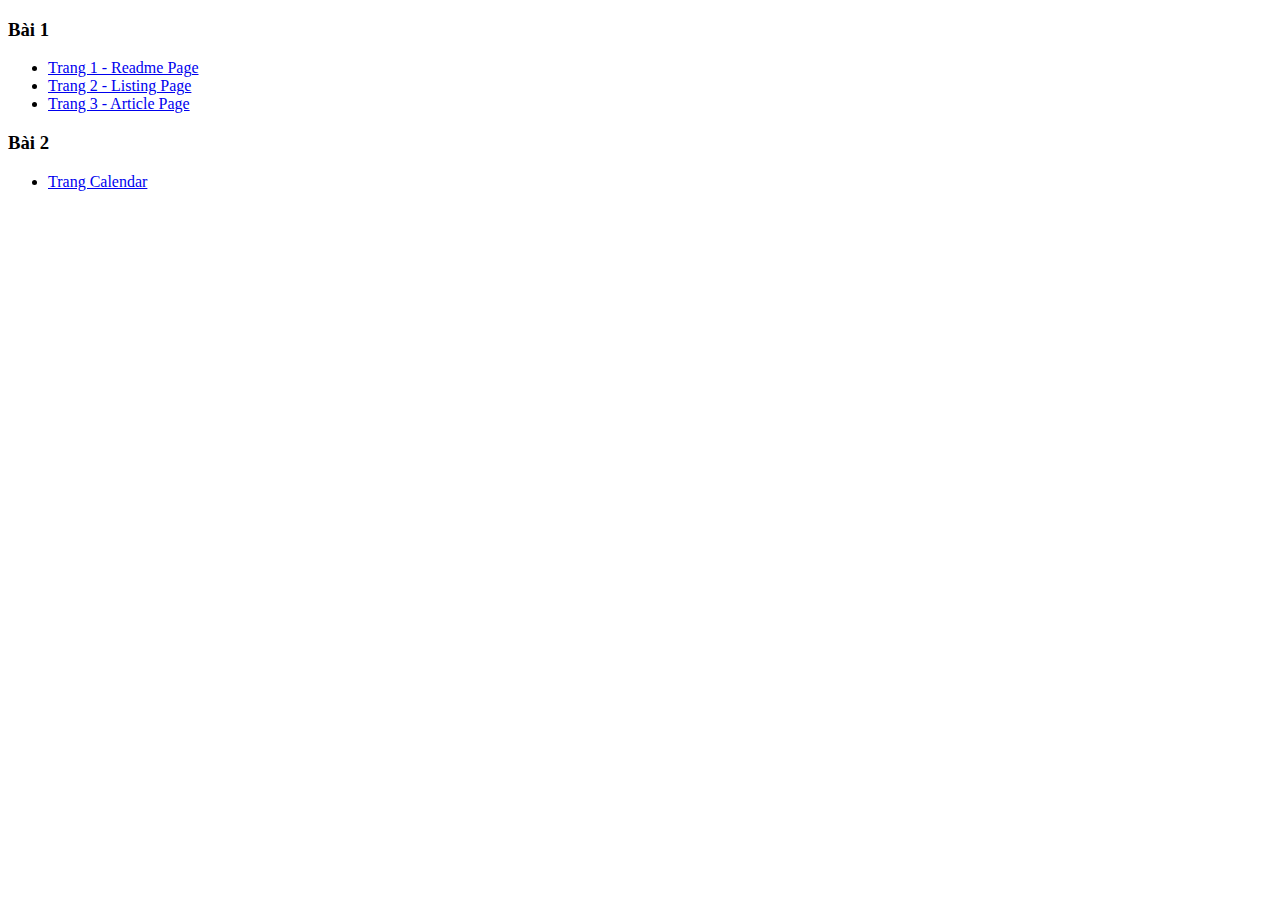
<file: index.html>
<!DOCTYPE html>
<html lang="en">
<head>
    <meta charset="UTF-8">
    <meta name="viewport" content="width=device-width, initial-scale=1.0">
    <title>Bùi Thế Hải - JVB</title>
</head>
<body>
    <div>
        <h3>Bài 1</h3>
        <ul>
            <li><a href="./Bai1/pages/Readme/index.html">Trang 1 - Readme Page</a></li>
            <li><a href="./Bai1/pages/Listing/index.html">Trang 2 - Listing Page</a></li>
            <li><a href="./Bai1/pages/Article/index.html">Trang 3 - Article Page</a></li>
        </ul>

        <h3>Bài 2</h3>
        <ul>
            <li><a href="./Bai2/index.html">Trang Calendar</a></li>
        </ul>
    </div>
</body>
</html>
</file>
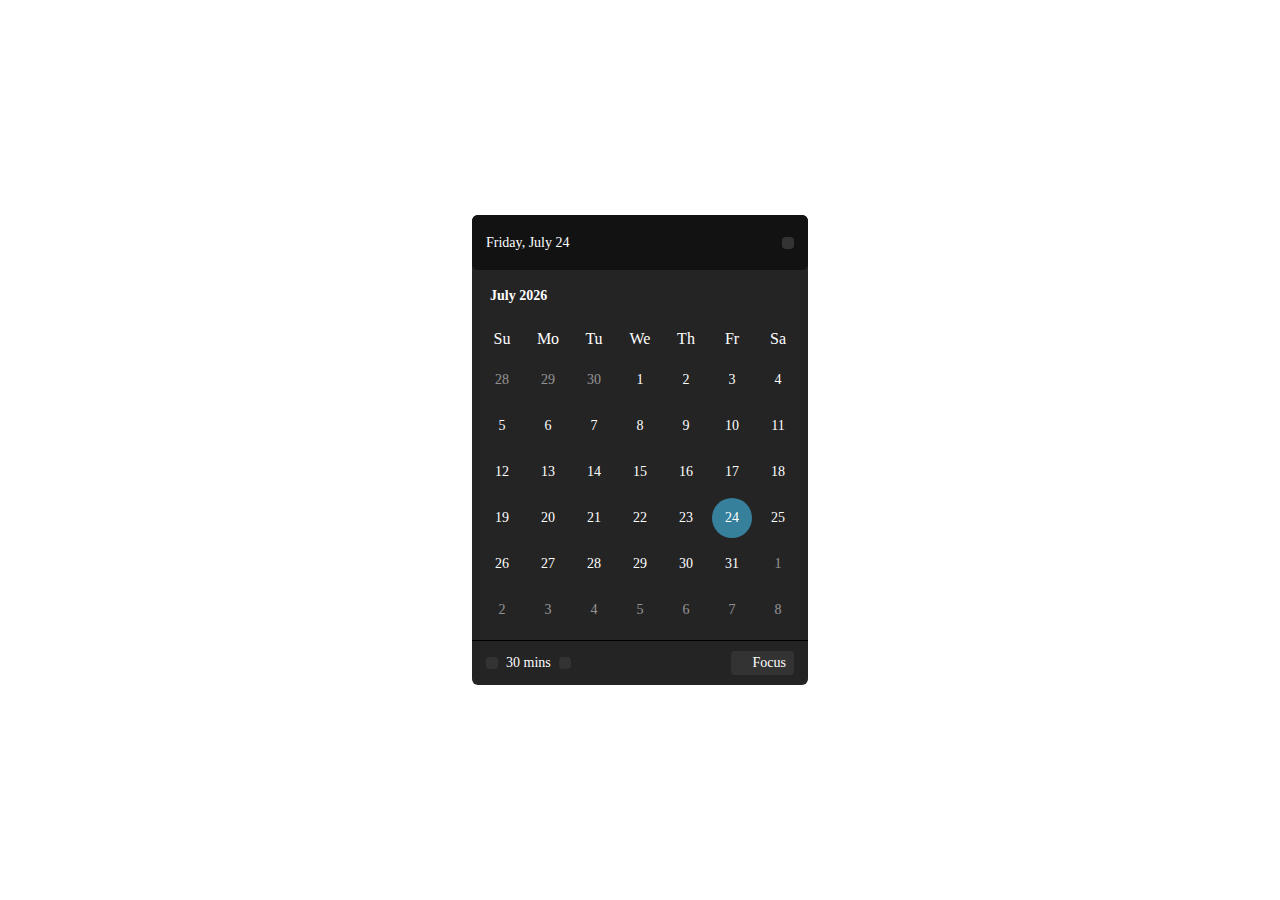
<file: Bai2/index.html>
<!DOCTYPE html>
<html lang="en">
<head>
    <meta charset="UTF-8">
    <meta name="viewport" content="width=device-width, initial-scale=1.0">
    <title>Bài 2 - Calendar Javascript</title>
    <link rel="stylesheet" href="./assets/css/base.css">
    <link rel="stylesheet" href="./assets/css/style.css">
    <link rel="stylesheet" href="https://cdnjs.cloudflare.com/ajax/libs/font-awesome/6.6.0/css/all.min.css"
        integrity="sha512-Kc323vGBEqzTmouAECnVceyQqyqdsSiqLQISBL29aUW4U/M7pSPA/gEUZQqv1cwx4OnYxTxve5UMg5GT6L4JJg=="
        crossorigin="anonymous" referrerpolicy="no-referrer" />
</head>
<body>
    <div class="app">
        <!-- Header -->
        <div class="main">
            <section class="header">
                <div class="header__time-box">
                    <span class="header__date">Monday, November 11</span>
                </div>
                <div class="icon pointer">
                    <i class="fa-solid fa-angle-down"></i>
                </div>
            </section>
            <!-- Content -->
            <section class="content">
                <div class="content__heading flex-box">
                    <div class="current__month--year pointer"></div>
                    <div class="content__arrow flex-box">
                        <div class="content__arrow--icon content__arrow-up pointer">
                            <i class="fa-solid fa-caret-up"></i>
                        </div>
                        <div class="content__arrow--icon content__arrow-down pointer">
                            <i class="fa-solid fa-caret-down"></i>
                        </div>
                       
                    </div>
                </div>
                <ul class="content__date-box ul-flex-box pointer">
                    <ul class="content__weekday ul-flex-box">
                        <li>Su</li>
                        <li>Mo</li>
                        <li>Tu</li>
                        <li>We</li>
                        <li>Th</li>
                        <li>Fr</li>
                        <li>Sa</li>
                    </ul>
                </ul>
                <ul class="content__month-box ul-flex-box pointer"></ul>
                <ul class="content__year-box ul-flex-box pointer"></ul>
            </section>
    
            <!-- Footer section -->
            <footer class="footer">
                <div class="footer__date flex-box">
                    <div class="footer__date--second">
                        <div id="minus" class="icon pointer">
                            <i class="fa-solid fa-minus"></i>
                        </div>
                        <div class="duration"><span>30</span> mins</div>
                        <div id="plus" class="icon pointer">
                            <i class="fa-solid fa-plus"></i>
                        </div>
                    </div>
                    <div class="focus">
                        <div style="padding: 0.4rem 0.8rem;" class="icon pointer">
                            <i style="width: 1rem;" class="fa-solid fa-play"></i>
                            <span style="margin-left: 4px;">Focus</span>
                        </div>
                    </div>
                </div>
            </footer>
        </div>
        <div class="time-out">
            <div class="time__out-container">
                <div class="close">
                    <i class="fa-solid fa-xmark"></i>
                </div>
                <div class="time__out-content">
                    <span class="time-out-int">00:00</span>
                    <div class="icon icon-timer">
                        <i class="fa-solid fa-pause"></i>
                    </div>
                </div>
            </div>
        </div>
    </div>
    <script src="./assets/js/calendar.js"></script>
    <script src="./assets/js/count-time.js"></script>
</body>
</html>
</file>
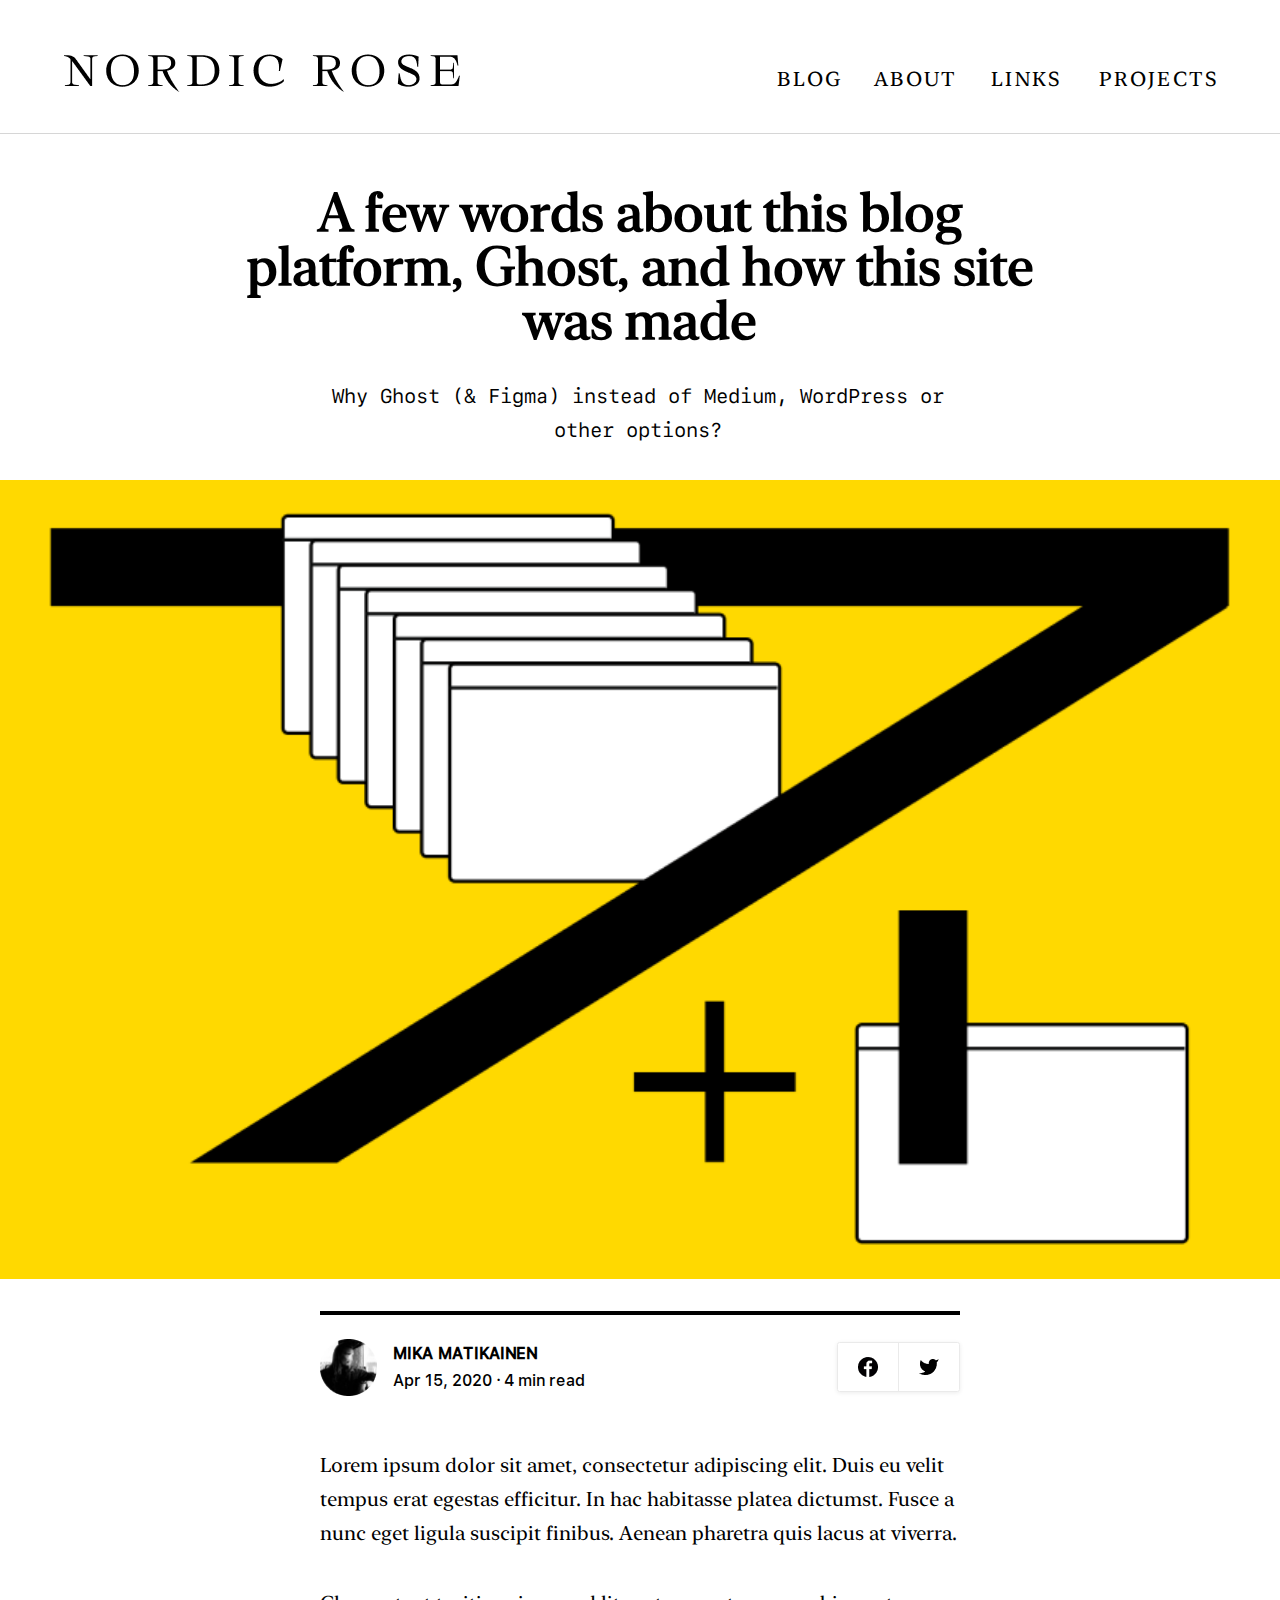
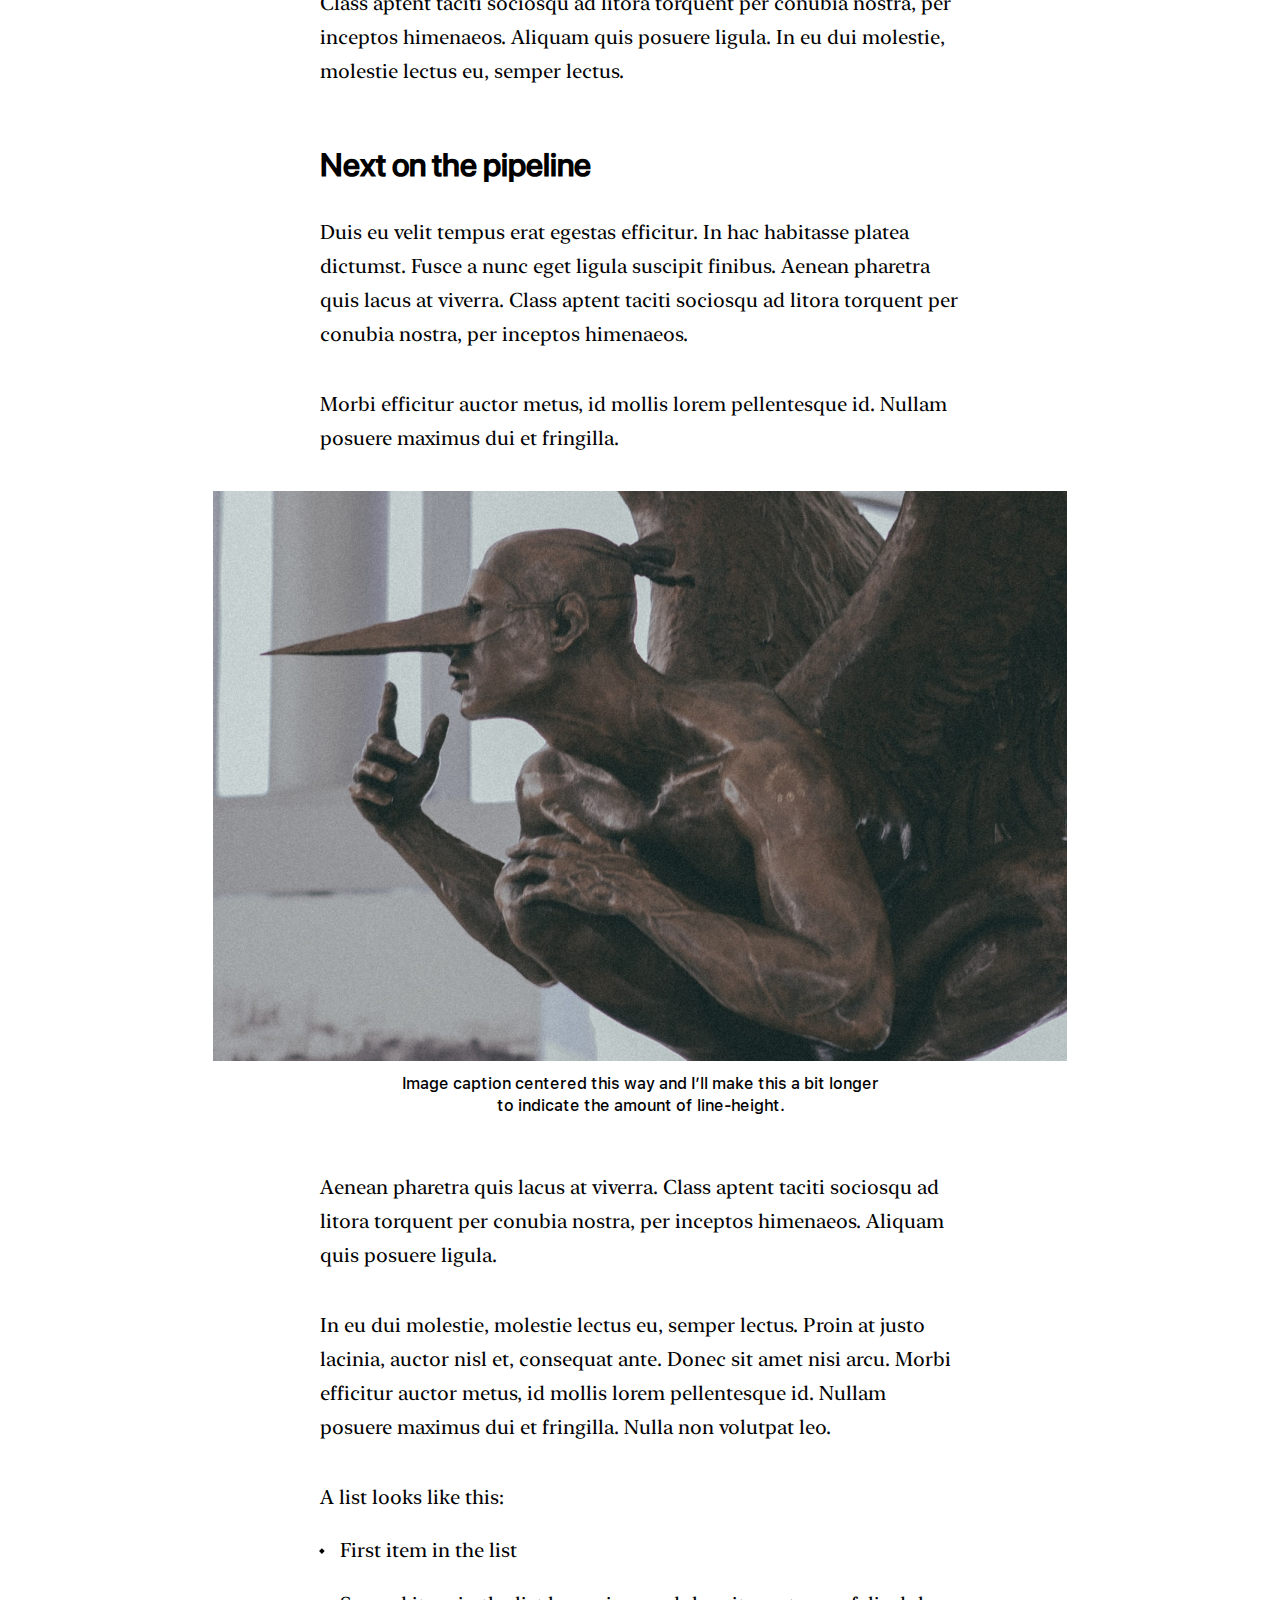
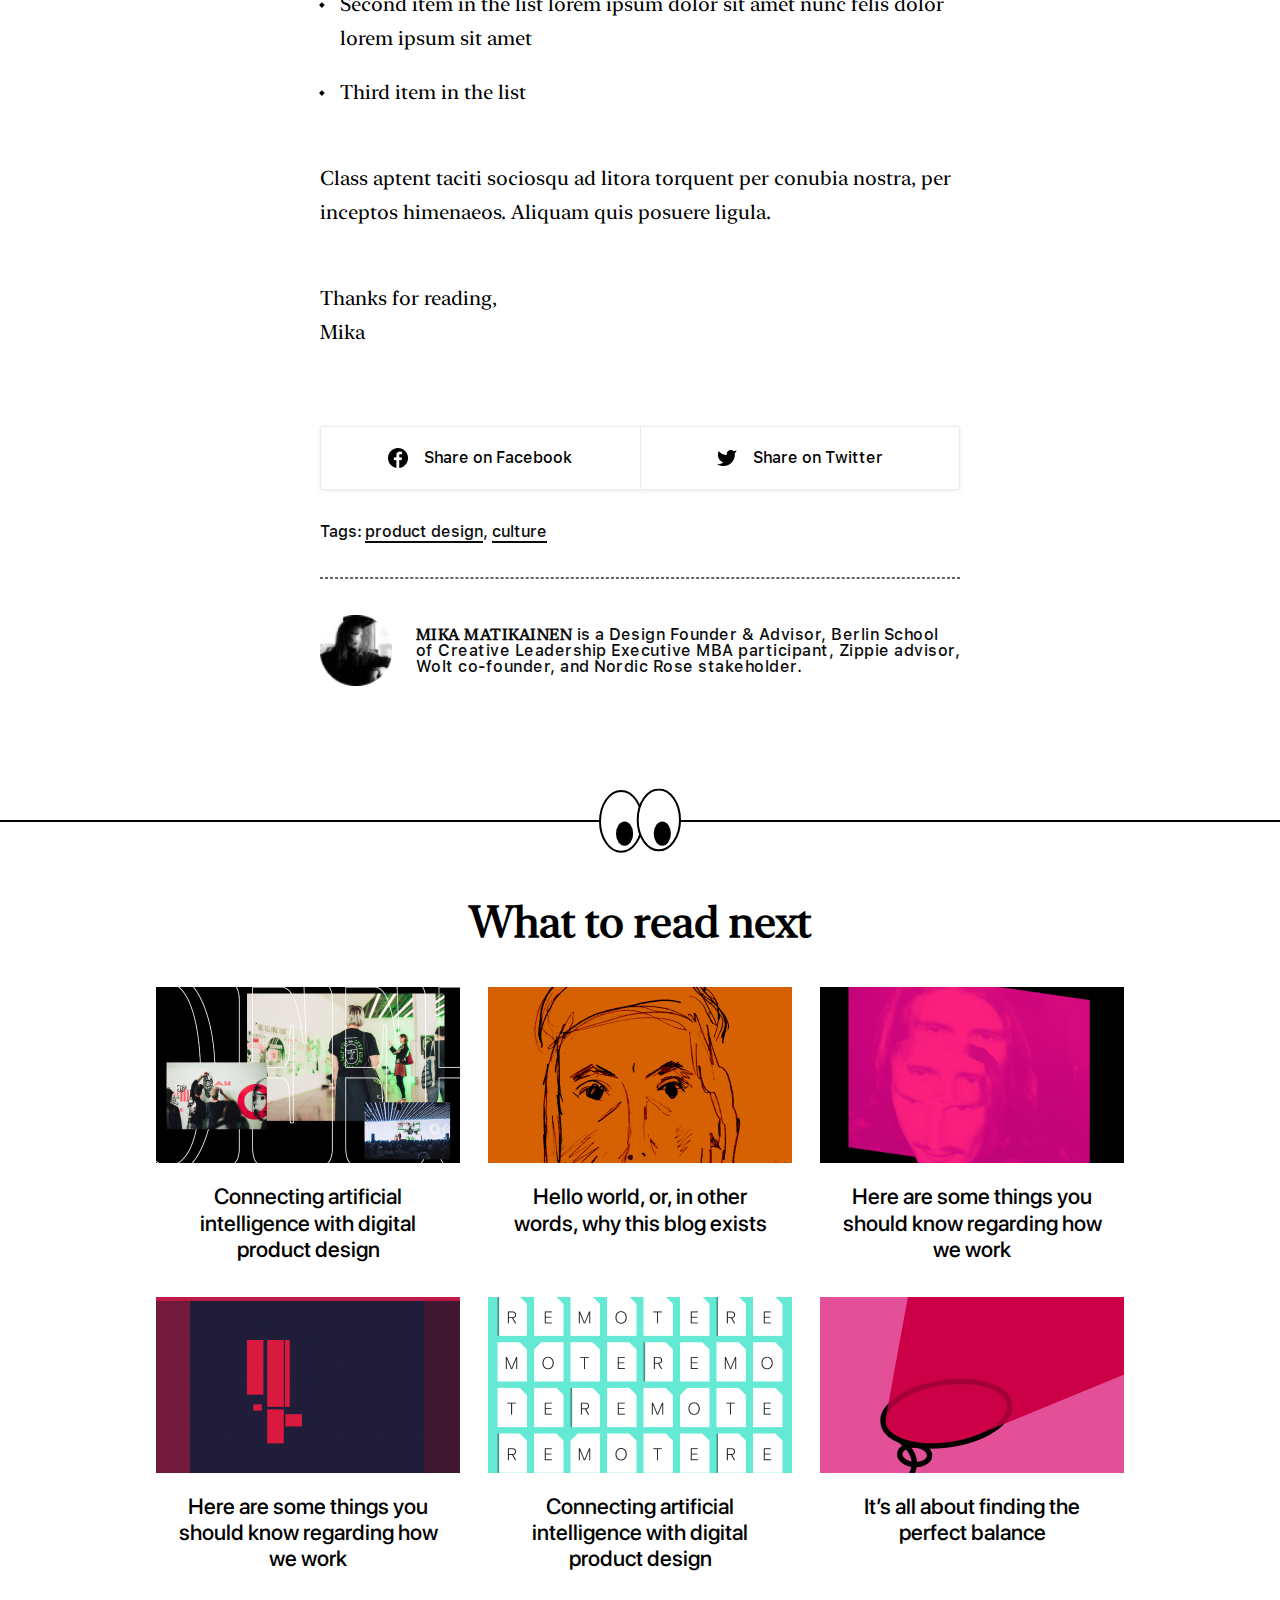
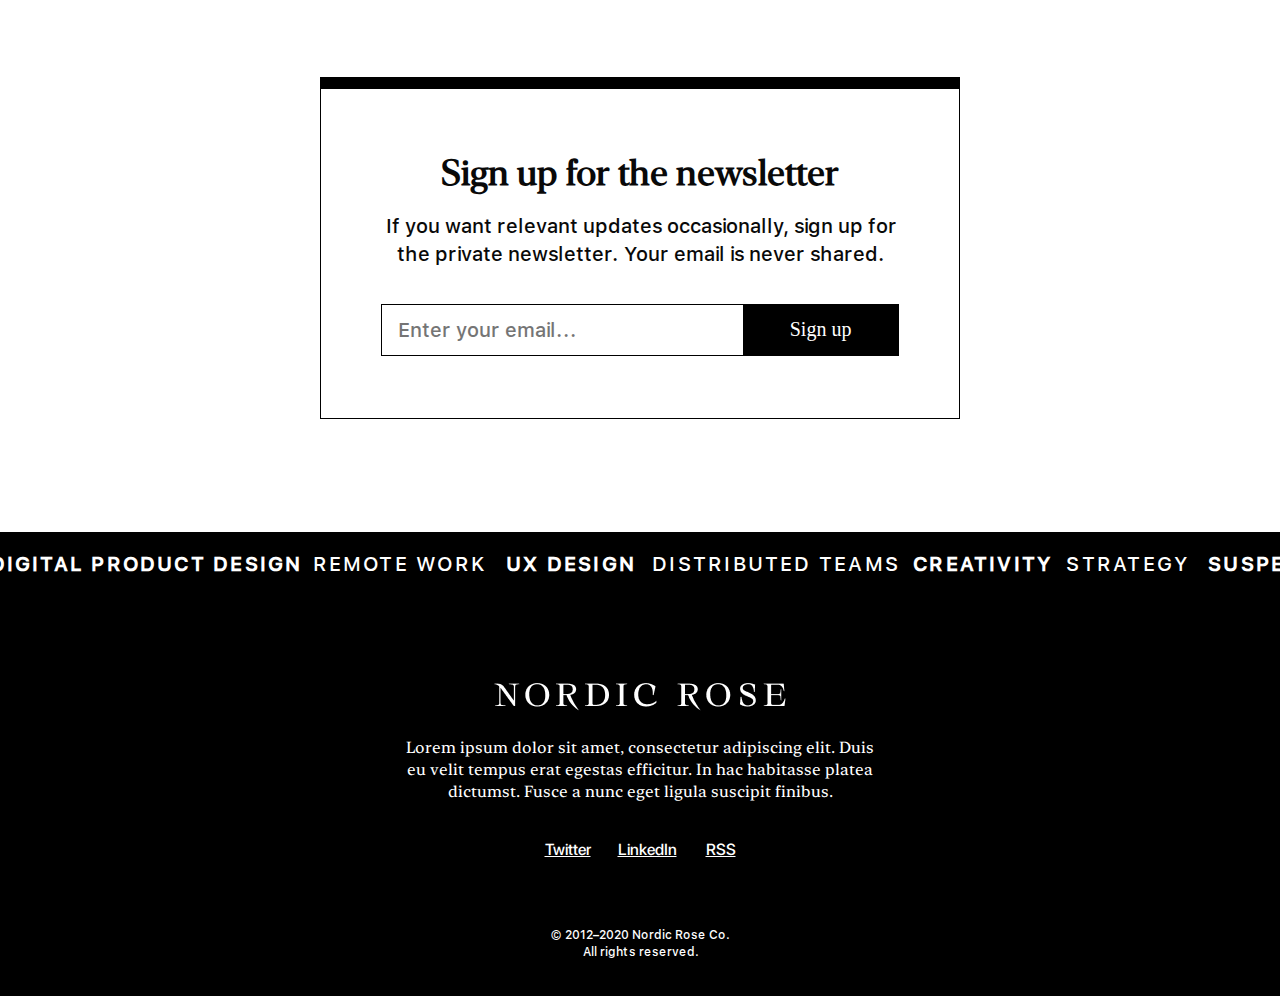
<file: Bai1/pages/Article/index.html>
<!DOCTYPE html>
<html lang="en">

<head>
    <meta charset="UTF-8">
    <meta name="viewport" content="width=device-width, initial-scale=1.0">
    <title>Article</title>
    <link rel="stylesheet" href="../../assets/css/Article.css">
    <link rel="stylesheet" href="https://cdnjs.cloudflare.com/ajax/libs/font-awesome/6.6.0/css/all.min.css"
        integrity="sha512-Kc323vGBEqzTmouAECnVceyQqyqdsSiqLQISBL29aUW4U/M7pSPA/gEUZQqv1cwx4OnYxTxve5UMg5GT6L4JJg=="
        crossorigin="anonymous" referrerpolicy="no-referrer" />
</head>

<body>
    <div class="app">
        <header class="header">
                <div class="header-logo">
                    <img src="../../assets/img/Page3/NORDIC ROSE.png" alt="">
                </div>
                <!-- Mobile menu button -->
                <input class="side-menu" type="checkbox" id="side-menu"/>
                <label class="hamb" for="side-menu"><span class="hamb-line"></span></label>

                <div class="header-navbar">
                    <div class="navbar-container">
                        <div class="navbar-item" style="margin-right: 3.1rem"><a>blog</a></div>
                        <div class="navbar-item" style="margin-right: 3.4rem"><a>about</a></div>
                        <div class="navbar-item" style="margin-right: 3.6rem"><a>links</a></div>
                        <div class="navbar-item"><a>projects</a></div>
                    </div>
                </div>
                
        </header>
        <main>
            <section class="banner">
                <div class="banner-title">
                    <h3>A few words about this blog platform, Ghost, and how this site was
                        made</h3>
                    <p>Why Ghost (& Figma) instead of Medium, WordPress or other options?</p>
                </div>
                <div class="banner-img">
                    <img src="../../assets/img/Page3/banner.png" alt="banner">
                </div>
                <div class="line"></div>
            </section>
            <section class="post wide">
                <div class="author">
                    <div class="author-info">
                        <img class="author-avatar" src="../../assets/img/Page3/Mask Group.png" alt="">
                        <div class="author-info__detail">
                            <div class="author-info__name">Mika MAtikainen</div>
                            <div class="author-info__time-up">Apr 15, 2020 · 4 min read</div>
                        </div>
                    </div>
                    <div class="author-contact">
                        <div class="icon facebook"><img src="../../assets/img/Page3/facebook 1.png" alt=""></div>
                        <div class="icon twitter"><img src="../../assets/img/Page3/Twitter.png" alt=""></div>
                        <div class="icon message"><img src="../../assets/img/Page3/Twitter.png" alt=""></div>
                    </div>
                </div>
                <div class="paragraph">
                    Lorem ipsum dolor sit amet, consectetur adipiscing elit.
                    Duis eu velit tempus erat egestas efficitur. In hac habitasse platea dictumst.
                    Fusce a nunc eget ligula suscipit finibus. Aenean pharetra quis lacus at viverra.
                </div>
                <div class="paragraph">
                    Class aptent taciti sociosqu ad litora torquent per conubia nostra, per inceptos himenaeos.
                    Aliquam quis posuere ligula. In eu dui molestie, molestie lectus eu, semper lectus.
                </div>
                <div class="paragraph-title">Next on the pipeline</div>
                <div class="paragraph">
                    Duis eu velit tempus erat egestas efficitur. In hac habitasse platea dictumst.
                    Fusce a nunc eget ligula suscipit finibus. Aenean pharetra quis lacus at viverra.
                    Class aptent taciti sociosqu ad litora torquent per conubia nostra, per inceptos himenaeos.
                </div>
                <div class="paragraph">
                    Morbi efficitur auctor metus, id mollis lorem pellentesque id.
                    Nullam posuere maximus dui et fringilla.
                </div>
                <div class="blog-img">
                    <img src="../../assets/img/Page3/Rectangle 8.png" alt="">
                    <div class="img-caption">
                        Image caption centered this way and I’ll make this a bit longer to indicate the amount of
                        line-height.
                    </div>
                </div>
                <div class="paragraph">
                    Aenean pharetra quis lacus at viverra.
                    Class aptent taciti sociosqu ad litora torquent per conubia nostra, per inceptos himenaeos.
                    Aliquam quis posuere ligula.
                </div>
                <div class="paragraph">
                    In eu dui molestie, molestie lectus eu, semper lectus.
                    Proin at justo lacinia, auctor nisl et, consequat ante. Donec sit amet nisi arcu.
                    Morbi efficitur auctor metus, id mollis lorem pellentesque id.
                    Nullam posuere maximus dui et fringilla. Nulla non volutpat leo.
                </div>
                <div style="margin-top: 16px; margin-bottom: 19px;" class="paragraph mobile">A list looks like this:</div>
                <div class="paragraph-list mobile">
                    <div class="paragraph-li">
                        <div class="rhombus"></div>First item in the list
                    </div>
                    <div class="paragraph-li">
                        <div class="rhombus"></div>
                        Second item in the list lorem ipsum dolor sit amet nunc felis dolor lorem ipsum sit amet
                    </div>
                    <div class="paragraph-li">
                        <div class="rhombus"></div>Third item in the list
                    </div>
                </div>
                <div style="  margin-bottom: 52px" class="paragraph">
                    Class aptent taciti sociosqu ad litora torquent per conubia nostra, per inceptos himenaeos. Aliquam
                    quis posuere ligula.
                </div>
                <div class="paragraph mobile">
                    Thanks for reading, <br />
                    Mika
                </div>
                <div class="share">
                    <p class="share-title">Share:</p>
                    <div class="author-contact">
                        <div class="icon facebook">
                            <img src="../../assets/img/Page3/facebook 1.png" alt="">
                            <p>Share on Facebook</p>
                        </div>
                        <div class="icon twitter">
                            <img src="../../assets/img/Page3/Twitter.png" alt="">
                            <p>Share on Twitter</p>
                        </div>
                        <div class="icon message">
                            <img src="../../assets/img/Page3/Message.png" alt="">
                        </div>
                    </div>
                </div>
                <div class="tags">
                    Tags:&nbsp;<p>product design</p>,&nbsp;<p> culture</p>
                </div>
                <div class="border-dashed"></div>

                <div class="author-about">
                    <img class="author-avatar" src="../../assets/img/Page3/Mask Group.png" alt="author">
                    <p>
                        <span>Mika Matikainen</span> is a Design Founder & Advisor, Berlin School of Creative Leadership
                        Executive MBA participant, Zippie advisor, Wolt co-founder, and Nordic Rose stakeholder.
                    </p>
                </div>
            </section>
            <section class="border-eye">
                <svg width="82" height="65" viewBox="0 0 82 65" fill="none" xmlns="http://www.w3.org/2000/svg">
                    <path d="M43.2857 32.8572C43.2857 41.3545 40.8575 49.0049 36.9827 54.5046C33.106 60.007 27.8445 63.2857 22.1429 63.2857C16.4412 63.2857 11.1797 60.007 7.30297 54.5046C3.4282 49.0049 1 41.3545 1 32.8572C1 24.3598 3.4282 16.7094 7.30297 11.2098C11.1797 5.70734 16.4412 2.42859 22.1429 2.42859C27.8445 2.42859 33.106 5.70734 36.9827 11.2098C40.8575 16.7094 43.2857 24.3598 43.2857 32.8572Z" fill="white" stroke="black" stroke-width="2"/>
                    <path d="M81 31.4286C81 39.9259 78.5718 47.5763 74.697 53.076C70.8203 58.5784 65.5588 61.8571 59.8572 61.8571C54.1555 61.8571 48.894 58.5784 45.0173 53.076C41.1425 47.5763 38.7143 39.9259 38.7143 31.4286C38.7143 22.9312 41.1425 15.2808 45.0173 9.78117C48.894 4.27875 54.1555 1 59.8572 1C65.5588 1 70.8203 4.27875 74.697 9.78117C78.5718 15.2808 81 22.9312 81 31.4286Z" fill="white" stroke="black" stroke-width="2"/>
                    <ellipse cx="25.5714" cy="45.1429" rx="8.57143" ry="12.1429" fill="black"/>
                    <ellipse cx="63.2857" cy="45.1429" rx="8.57143" ry="12.1429" fill="black"/>
                </svg>
            </section>
            <section class="articles">
                <h3 class="articles-head">What to read next</h3>
                <div class="row articles-content">
                    <div class="articles-item">
                            <div class="articles-item__img">
                                    <img src="../../assets/img/Page3/Rectangle 1.png" alt=""
                                        class="main-img item-img__style img-responsive">
                            </div>
                            <div class="articles-item__title">
                                <a href="" class="articles-info-link">
                                    Connecting artificial intelligence with digital product design
                                </a>
                            </div>
                    </div>
                    <div class="articles-item">
                            <div class="articles-item__img">
                                    <img src="../../assets/img/Page3/Rectangle 2.png" alt=""
                                        class="main-img item-img__style img-responsive">
                            </div>
                            <div class="articles-item__title">
                                <a href="" class="articles-info-link">
                                    Hello world, or, in other words, why this blog exists
                                </a>
                            </div>
                    </div>
                    <div class="articles-item">   
                            <div class="articles-item__img">
                                    <img src="../../assets/img/Page3/Rectangle 3.png" alt=""
                                        class="main-img item-img__style img-responsive">

                            </div>
                            <div class="articles-item__title">
                                <a href="" class="articles-info-link">
                                    Here are some things you should know regarding how we work
                                </a>
                            </div>
                    </div>
                    <div class="articles-item">
                        
                            <div class="articles-item__img">
                                    <img src="../../assets/img/Page3/Rectangle 4.png" alt=""
                                        class="main-img item-img__style img-responsive">

                            </div>
                            <div class="articles-item__title">
                                <a href="" class="articles-info-link">
                                    Here are some things you should know regarding how we work
                                </a>
                            </div>

                       
                    </div>
                    <div class="articles-item">
                        
                            <div class="articles-item__img">
                                    <img src="../../assets/img/Page3/Rectangle 5.png" alt=""
                                        class="main-img item-img__style img-responsive">

                            </div>
                            <div class="articles-item__title">
                                <a href="" class="articles-info-link">
                                    Connecting artificial intelligence with digital product design
                                </a>
                            </div>

                        
                    </div>
                    <div class="articles-item">
                       
                            <div class="articles-item__img">
                                    <img src="../../assets/img/Page3/Rectangle 6.png" alt=""
                                        class="main-img item-img__style img-responsive">

                            </div>
                            <div class="articles-item__title">
                                <a href="" class="articles-info-link">
                                    It’s all about finding the perfect balance
                                </a>
                            </div>

                        
                    </div>
                </div>
            </section>
            <section class="sign-up wide">
                <p class="sign-up-title">Sign up for the newsletter</p>
                <p class="sign-up-desc">If you want relevant updates occasionally, sign up for the private newsletter. Your email is never shared. </p>
                <div class="email">
                    <input type="text" placeholder="Enter your email..."/>
                    <button class="submit">Sign up</button>
                </div>
            </section>
        </main>
        <footer class="footer">
            <div class="footer-container__head">
                <span class="head-item">Digital product design</span>
                <span class="head-item">Remote work</span>
                <span class="head-item">UX design</span>
                <span class="head-item">Distributed teams</span>
                <span class="head-item">Creativity</span>
                <span class="head-item">Strategy</span>
                <span class="head-item">Suspense</span>
                <span class="head-item">Growth</span>
                <span class="head-item">Digital product design</span>
                <span class="head-item">Remote work</span>
                <span class="head-item">UX design</span>
            </div>
            <div class="footer-container__main">
                <div class="footer-main__head">
                    <img src="../../assets/img/Page3/NORDIC ROSE WHITE.png" alt="">
                </div>
                <span class="footer-main__desc">
                    Lorem ipsum dolor sit amet, consectetur adipiscing elit. Duis eu velit tempus erat egestas
                    efficitur. In hac habitasse platea dictumst. Fusce a nunc eget ligula suscipit finibus.
                </span>
                <div class="footer-main__contact">
                    <a>Twitter</a>
                    <a>LinkedIn</a>
                    <a>RSS</a>
                </div>
            </div>
            <div class="footer-container__last">
                <span class="copy-right">
                    © 2012–2020 Nordic Rose Co. All rights reserved.
                </span>
            </div>
        </footer>
    </div>
</body>

</html>
</file>
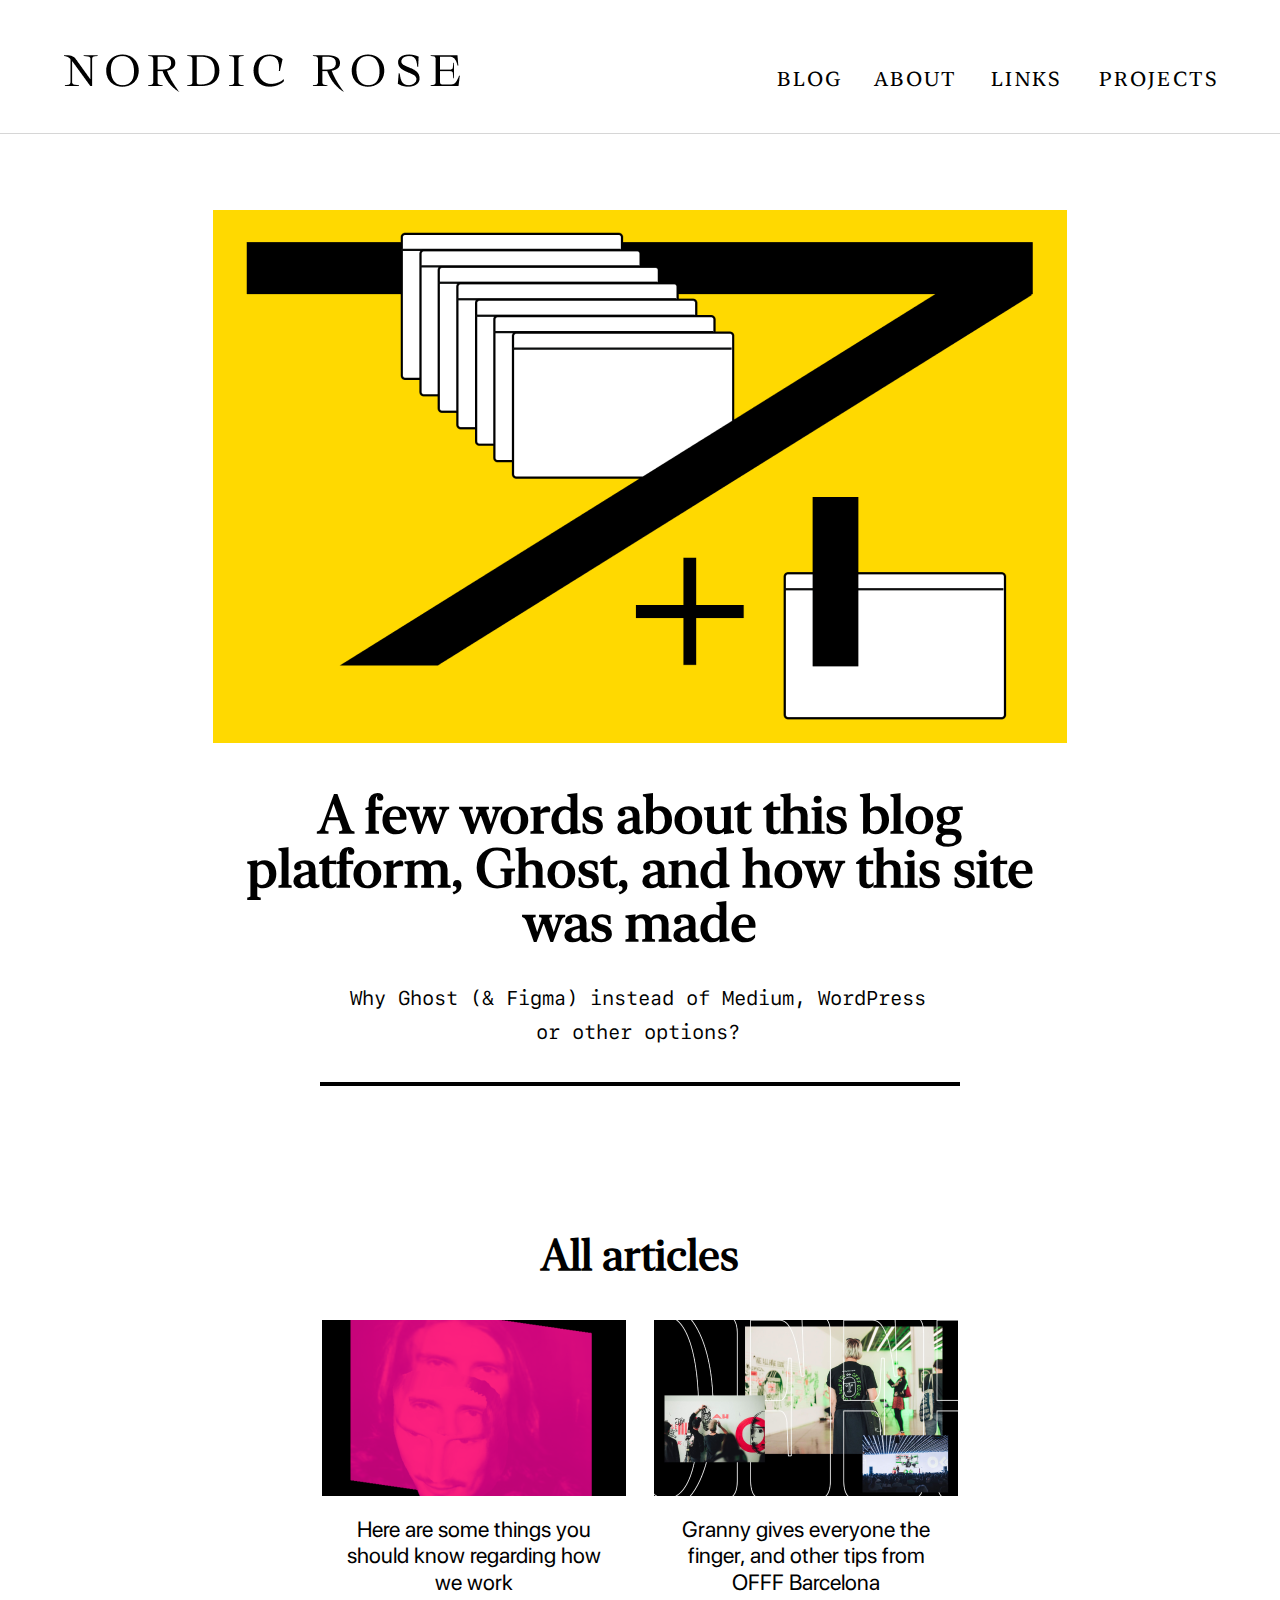
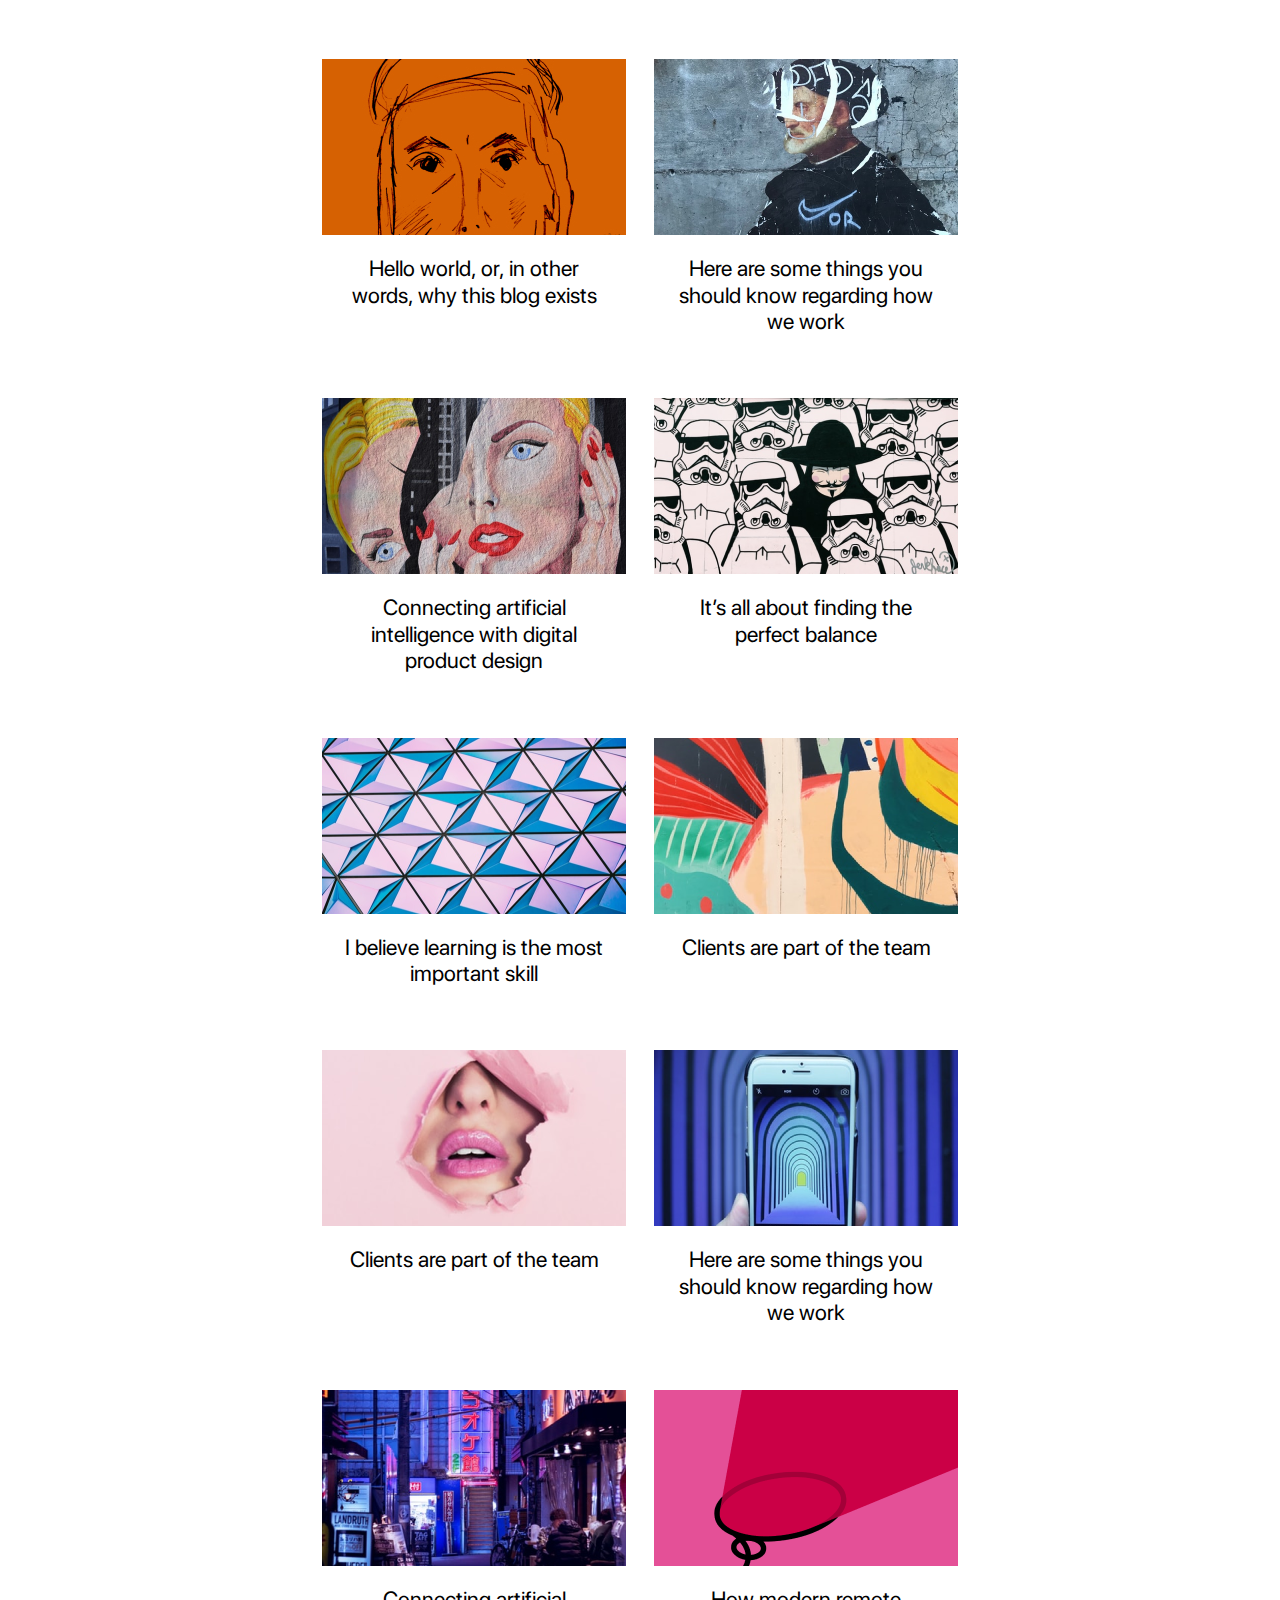
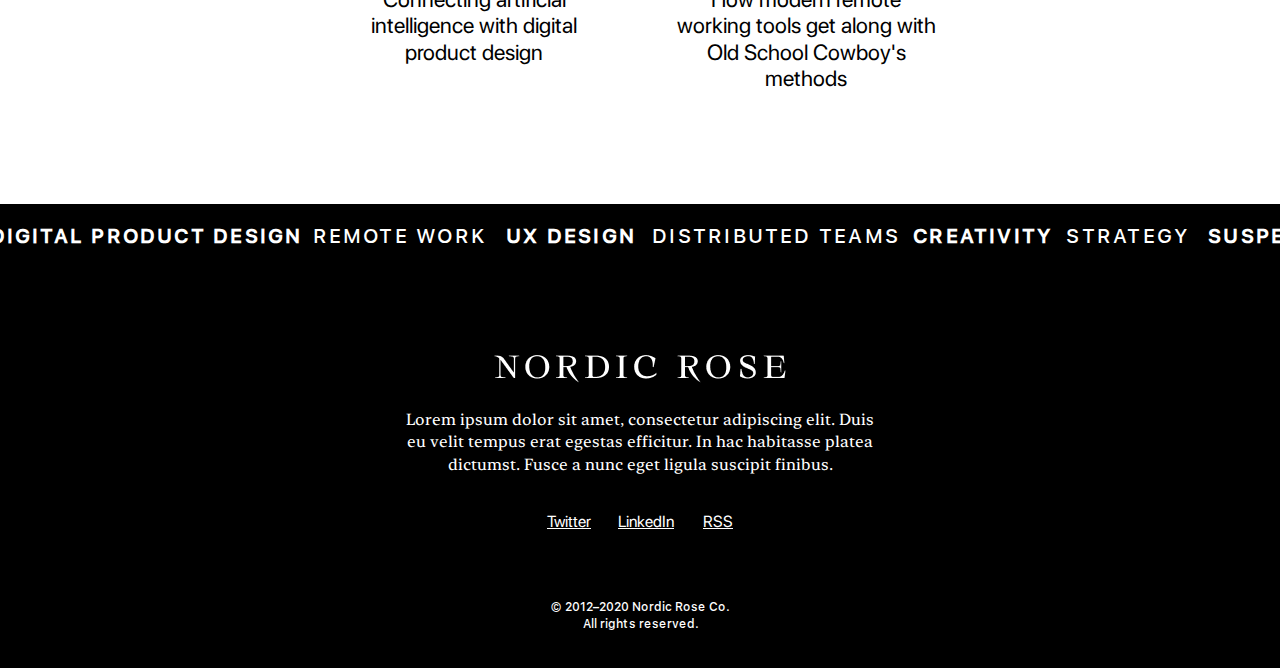
<file: Bai1/pages/Listing/index.html>
<!DOCTYPE html>
<html lang="en">

<head>
    <meta charset="UTF-8">
    <meta name="viewport" content="width=device-width, initial-scale=1.0">
    <title>Listing</title>
    <link rel="stylesheet" href="../../assets/css/Listing.css">
</head>

<body>
    <div class="app">
        <header class="header">
                <div class="header-logo">
                    <img src="../../assets/img/Page2/NORDIC ROSE.png" alt="">
                </div>
                <!-- Mobile menu button -->
                <input class="side-menu" type="checkbox" id="side-menu"/>
                <label class="hamb" for="side-menu"><span class="hamb-line"></span></label>

                <div class="header-navbar">
                    <div class="navbar-container">
                        <div class="navbar-item" style="margin-right: 3.1rem"><a>blog</a></div>
                        <div class="navbar-item" style="margin-right: 3.4rem"><a>about</a></div>
                        <div class="navbar-item" style="margin-right: 3.6rem"><a>links</a></div>
                        <div class="navbar-item"><a>projects</a></div>
                    </div>
                </div>
        </header>
        <main>
            <section class="banner">
                <div class="banner-img">
                    <img src="../../assets/img/Page2/banner.png" alt="banner">
                </div>
                <div class="banner-title">
                    <h3>A few words about this blog platform, Ghost, and how this site was
                        made</h3>
                    <p>Why Ghost (& Figma) instead of Medium, WordPress or other options?</p>
                </div>
                <div class="line"></div>
            </section>
            <section class="articles">
                <h3 class="articles-head">All articles</h3>
                <div class="row articles-content">
                    <div class="articles-item">
                            <div class="articles-item__img">
                                    <img src="../../assets/img/Page2/Rectangle 1.png" alt=""
                                        class="main-img item-img__style img-responsive">
                            </div>
                            <div class="articles-item__title">
                                <a href="" class="articles-info-link">
                                    Here are some things you should know regarding how we work
                                </a>
                            </div>
                    </div>
                    <div class="articles-item">
                            <div class="articles-item__img">
                                    <img src="../../assets/img/Page2/Rectangle 2.png" alt=""
                                        class="main-img item-img__style img-responsive">
                            </div>
                            <div class="articles-item__title">
                                <a href="" class="articles-info-link">
                                    Granny gives everyone the finger, and other tips from OFFF Barcelona
                                </a>
                            </div>
                    </div>
                    <div class="articles-item">
                        
                            <div class="articles-item__img">
                                    <img src="../../assets/img/Page2/Rectangle 3.jpg" alt=""
                                        class="main-img item-img__style img-responsive">

                            </div>
                            <div class="articles-item__title">
                                <a href="" class="articles-info-link">
                                    Hello world, or, in other words, why this blog exists
                                </a>
                            </div>

                        
                    </div>
                    <div class="articles-item">
                        
                            <div class="articles-item__img">
                                    <img src="../../assets/img/Page2/Rectangle 4.jpg" alt=""
                                        class="main-img item-img__style img-responsive">

                            </div>
                            <div class="articles-item__title">
                                <a href="" class="articles-info-link">
                                    Here are some things you should know regarding how we work
                                </a>
                            </div>

                       
                    </div>
                    <div class="articles-item">
                        
                            <div class="articles-item__img">
                                    <img src="../../assets/img/Page2/Rectangle 5.png" alt=""
                                        class="main-img item-img__style img-responsive">

                            </div>
                            <div class="articles-item__title">
                                <a href="" class="articles-info-link">
                                    Connecting artificial intelligence with digital product design
                                </a>
                            </div>

                        
                    </div>
                    <div class="articles-item">
                       
                            <div class="articles-item__img">
                                    <img src="../../assets/img/Page2/Rectangle 6.png" alt=""
                                        class="main-img item-img__style img-responsive">

                            </div>
                            <div class="articles-item__title">
                                <a href="" class="articles-info-link">
                                    It’s all about finding the perfect balance
                                </a>
                            </div>

                        
                    </div>
                    <div class="articles-item">
                        
                            <div class="articles-item__img">
                                    <img src="../../assets/img/Page2/Rectangle 7.png" alt=""
                                        class="main-img item-img__style img-responsive">

                            </div>
                            <div class="articles-item__title">
                                <a href="" class="articles-info-link">
                                    I believe learning is the most important skill
                                </a>
                            </div>

                        
                    </div>
                    <div class="articles-item">
                        
                            <div class="articles-item__img">
                                    <img src="../../assets/img/Page2/Rectangle 8.png" alt=""
                                        class="main-img item-img__style img-responsive">

                            </div>
                            <div class="articles-item__title">
                                <a href="" class="articles-info-link">
                                    Clients are part of the team
                                </a>
                            </div>

                        
                    </div>
                    <div class="articles-item">
                        
                            <div class="articles-item__img">
                                    <img src="../../assets/img/Page2/Rectangle 9.png" alt=""
                                        class="main-img item-img__style img-responsive">

                            </div>
                            <div class="articles-item__title">
                                <a href="" class="articles-info-link">
                                    Clients are part of the team
                                </a>
                            </div>

                        
                    </div>
                    <div class="articles-item">
                        
                            <div class="articles-item__img">
                                    <img src="../../assets/img/Page2/Rectangle 10.png" alt=""
                                        class="main-img item-img__style img-responsive">

                            </div>
                            <div class="articles-item__title">
                                <a href="" class="articles-info-link">
                                    Here are some things you should know regarding how we work
                                </a>
                            </div>
                        
                    </div>
                    <div class="articles-item">
                        
                            <div class="articles-item__img">
                                    <img src="../../assets/img/Page2/Rectangle 11.png" alt=""
                                        class="main-img item-img__style img-responsive">

                            </div>
                            <div class="articles-item__title">
                                <a href="" class="articles-info-link">
                                    Connecting artificial intelligence with digital product design
                                </a>
                            </div>

                        
                    </div>
                    <div class="articles-item">
                        
                            <div class="articles-item__img">
                                    <img src="../../assets/img/Page2/Rectangle 12.png" alt=""
                                        class="main-img item-img__style img-responsive">

                            </div>
                            <div class="articles-item__title">
                                <a href="" class="articles-info-link">
                                    How modern remote working tools get along with Old School Cowboy's methods
                                </a>
                            </div>

                        
                    </div>
                </div>
            </section>
        </main>
        <footer class="footer">
            <div class="footer-container__head">
                    <span class="head-item">Digital product design</span>
                    <span class="head-item">Remote work</span>
                    <span class="head-item">UX design</span>
                    <span class="head-item">Distributed teams</span>
                    <span class="head-item">Creativity</span>
                    <span class="head-item">Strategy</span>
                    <span class="head-item">Suspense</span>
                    <span class="head-item">Growth</span>
                    <span class="head-item">Digital product design</span>
                    <span class="head-item">Remote work</span>
            </div>
            <div class="footer-container__main">
                <div class="footer-main__head">
                    <img src="../../assets/img/Page2/NORDIC ROSE WHITE.png" alt="">
                </div>
                <span class="footer-main__desc">
                    Lorem ipsum dolor sit amet, consectetur adipiscing elit. Duis eu velit tempus erat egestas
                    efficitur. In hac habitasse platea dictumst. Fusce a nunc eget ligula suscipit finibus.
                </span>
                <div class="footer-main__contact">
                    <a>Twitter</a>
                    <a>LinkedIn</a>
                    <a>RSS</a>
                </div>
            </div>
            <div class="footer-container__last">
                <span class="copy-right">
                    © 2012–2020 Nordic Rose Co. All rights reserved.
                </span>
            </div>
        </footer>
    </div>
</body>

</html>
</file>
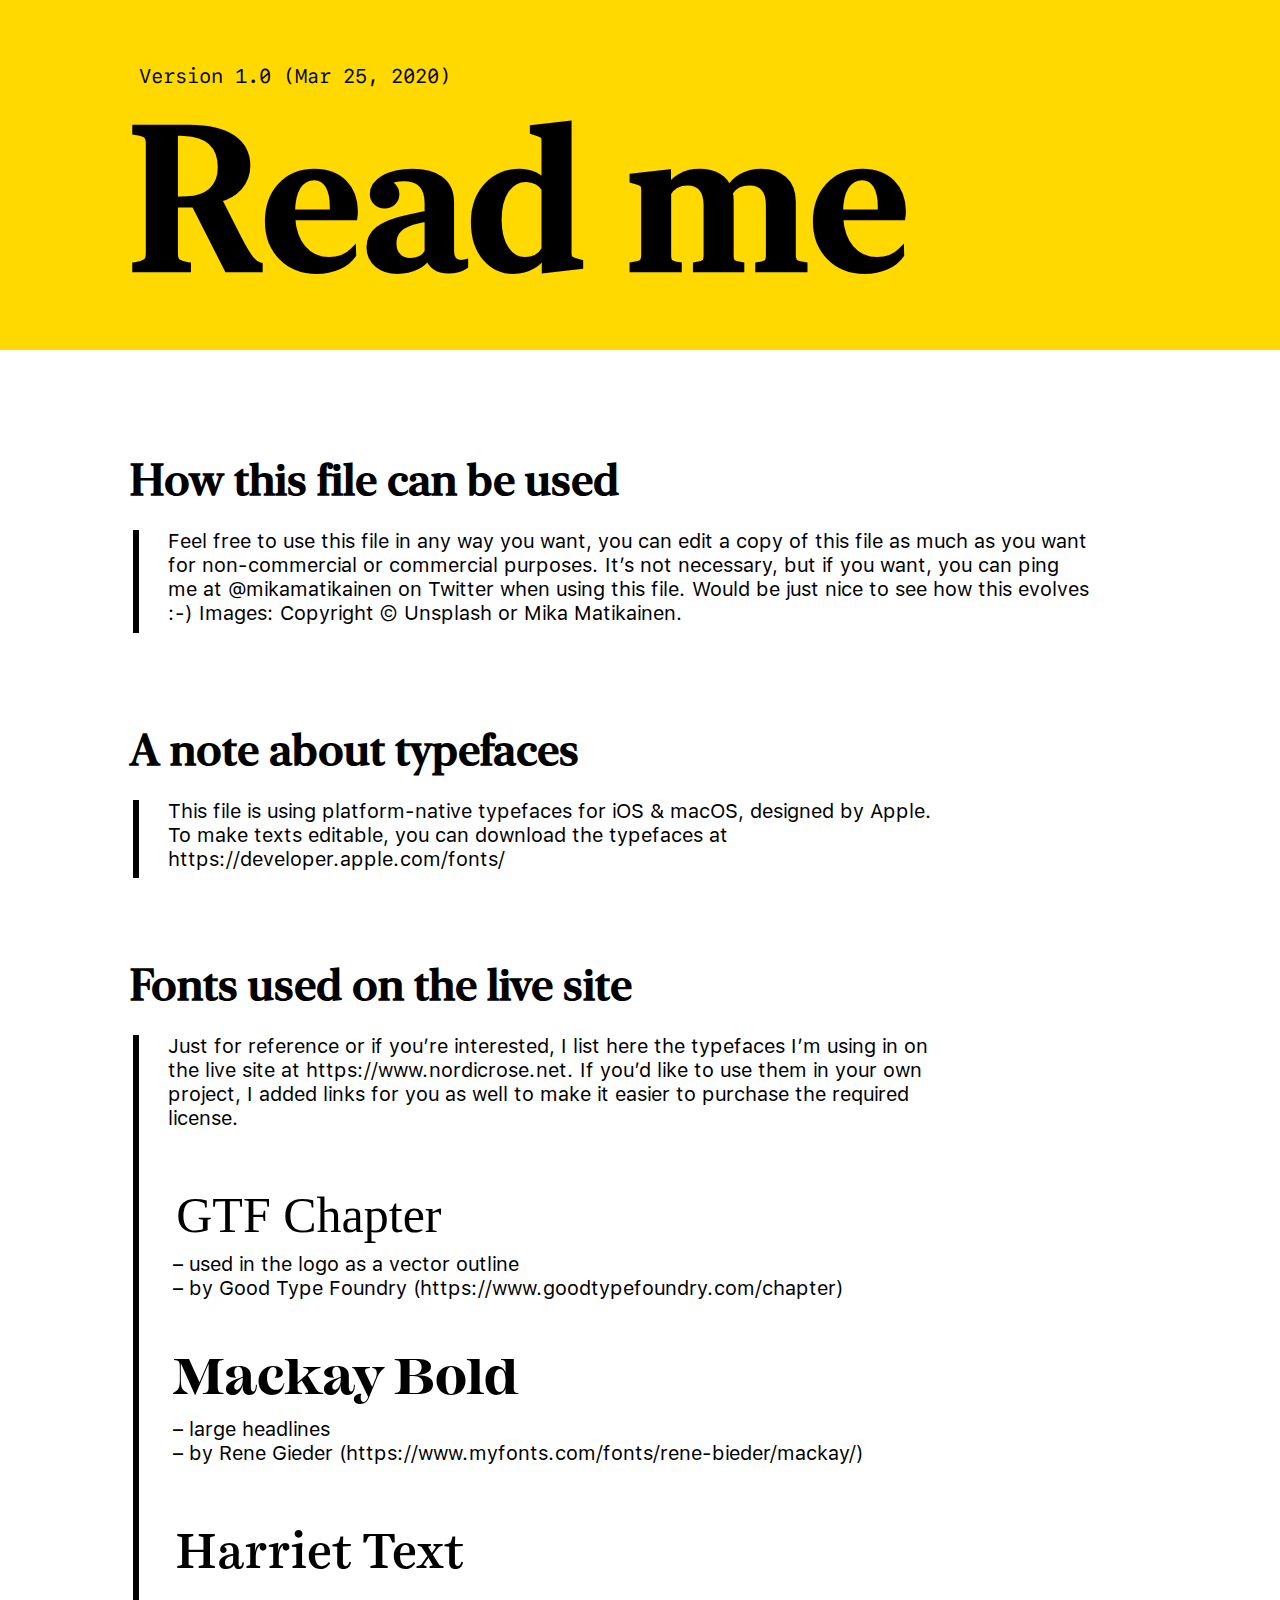
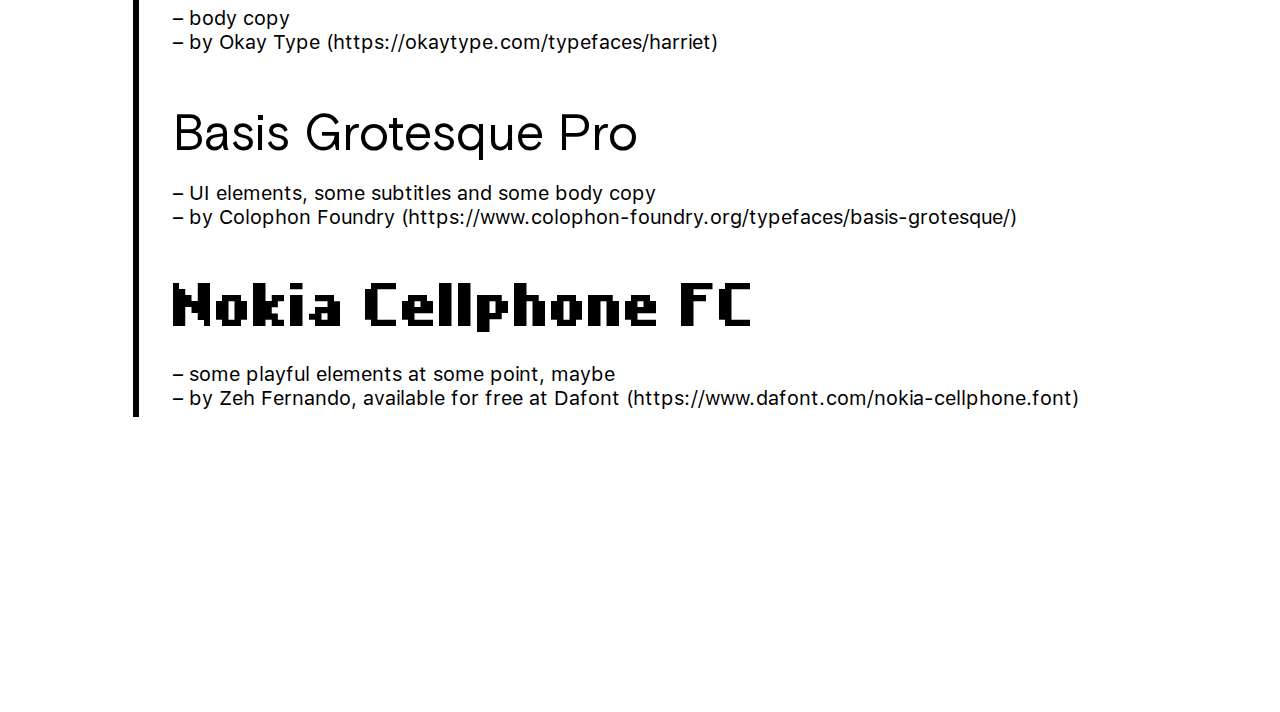
<file: Bai1/pages/Readme/index.html>
<!DOCTYPE html>
<html lang="en">

<head>
    <meta charset="UTF-8">
    <meta name="viewport" content="width=device-width, initial-scale=1.0">
    <title>Readme</title>
    <link rel="stylesheet" href="../../assets/css/Readme.css">
</head>

<body>
    <div class="app">
        <header class="header">
            <div class="header-content content">
                <p class="version">Version 1.0 (Mar 25, 2020)</p>
                <h1 class="header-title">Read me</h1>
            </div>
        </header>
        <main class="container">
            <section class="container-item">
                <h2 class="container-head">How this file can be used</h2>
                <div class="container-desc">
                    <span class="container-desc__text" style="max-width: 923px;">
                        Feel free to use this file in any way you want, you can edit a copy of this file as much as you
                        want for non-commercial or commercial purposes. It’s not necessary, but if you want, you can
                        ping me at @mikamatikainen on Twitter when using this file. Would be just nice to see how this
                        evolves :-)
                        Images: Copyright © Unsplash or Mika Matikainen.
                    </span>
                </div>
            </section>
            <section class="container-item">
                <h2 class="container-head">A note about typefaces</h2>
                <div class="container-desc">
                    <span class="container-desc__text" style="max-width: 884px;">
                        <p>This file is using platform-native typefaces for iOS & macOS, designed by Apple.</p>
                        <p>To make texts editable, you can download the typefaces at https://developer.apple.com/fonts/
                        </p>
                    </span>
                </div>
            </section>
            <section class="container-item">
                <h2 class="container-head">Fonts used on the live site</h2>
                <div class="container-desc">
                    <span class="container-desc__text" style="max-width: 791px;">
                        Just for reference or if you’re interested, I list here the typefaces I’m using in on the live
                        site at https://www.nordicrose.net. If you’d like to use them in your own project, I added links
                        for you as well to make it easier to purchase the required license.
                    </span>
                    <div class="container-desc__small" style="margin-top: 58.8px;">
                        <h3 style="padding-left: 3.24px; font-weight: 500; font-family: gtfChapter;">
                            GTF Chapter</h3>
                        <div style="margin-top: 11.98px;">
                            <p>– used in the logo as a vector outline</p>
                            <p>– by Good Type Foundry (https://www.goodtypefoundry.com/chapter)</p>
                        </div>
                    </div>
                    <div class="container-desc__small" style="margin-top: 52.2px;">
                        <h3 style="font-weight: 500; font-family: Mackay, sans-serif;">
                            Mackay Bold
                        </h3>
                        <div style="margin-top: 14.74px;">
                            <p>– large headlines</p>
                            <p>– by Rene Gieder (https://www.myfonts.com/fonts/rene-bieder/mackay/)</p>
                        </div>
                    </div>
                    <div class="container-desc__small" style="margin-top: 60.87px;">
                        <h3 style="padding-left: 2.43px; font-weight: 500; font-family: Harriet Text, sans-serif;">
                            Harriet Text
                        </h3>
                        <div style="margin-top: 30.24px;">
                            <p>– body copy</p>
                            <p>– by Okay Type (https://okaytype.com/typefaces/harriet)</p>
                        </div>
                    </div>
                    <div class="container-desc__small" style="margin-top: 56.44px;">
                        <h3 style="padding-left: 4.75; font-weight: 500; font-family: Basis Grotesque, sans-serif;">
                            Basis Grotesque Pro</h3>
                        <div style="margin-top: 19.98px;">
                            <p>– UI elements, some subtitles and some body copy </p>
                            <p>– by Colophon Foundry (https://www.colophon-foundry.org/typefaces/basis-grotesque/)</p>
                        </div>
                    </div>
                    <div class="container-desc__small" style="margin-top: 53.75px;">
                        <h3 style="font-weight: 500; font-family: Nokia Cellphone, sans-serif;">
                            Nokia Cellphone FC</h3>
                        <div style="margin-top: 29px;">
                            <p>– some playful elements at some point, maybe </p>
                            <p>– by Zeh Fernando, available for free at Dafont
                                (https://www.dafont.com/nokia-cellphone.font)</p>
                        </div>
                    </div>
                </div>
            </section>
            </section>
    </div>
</body>

</html>
</file>
<file: Bai2/assets/css/base.css>
* {
    margin: 0;
    padding: 0;
    box-sizing: inherit;
}

html {
  font-size: 62.5%;
  box-sizing: border-box;
  scroll-behavior: smooth;
  overflow-x: hidden;
}


ul,
ol,
li, 
table {
  list-style-type: none;
  padding: 0;
  margin: 0;
}

img {
  max-width: 100%;
  height: auto;
  display: block;
}

a {
  cursor: pointer;
}

.app {
    display: flex;
    align-items: center;
    gap: 2rem;
    position: absolute;
    top: 50%;
    left: 50%;
    transform: translate(-50%, -50%);
}

.main { 
    max-width: 33.6rem;
    color: #fff;
    background-color: #242424;
    font-size: 1.4rem;
    border-radius: 0.6rem;
}

.ul-flex-box {
    display: flex;
    align-items: center;
    list-style: none;
    margin: 0;
    padding: 0;
}

.flex-box {
    display: flex;
    align-items: center;
}

.icon {
    border-radius: 0.4rem;
    background-color: #333;
    padding: 0.6rem;
    display: flex;
    align-items: center;
    justify-content: center;
    &:hover {
        background-color: #444;
    }

    i {
        font-size: 1rem;
        opacity: 0.8;
    }
}

.active {
    background-color: #36809c !important;
}

.active  {
    &.hover-active {
        border: 1px solid #000;
    }
}

.hover-active {
    box-shadow: 0 0 0 1px #36809c;
}


.none__active,
.disabled {
    opacity: 0.5;
}

.disabled {
    cursor: default !important;

    &.current__month--year:hover {
        background-color: #242424 !important;
    }

    &.icon:hover {
        background-color: #333;
    }
}

.pointer {
    cursor: pointer;
}
</file>
<file: Bai2/assets/css/style.css>
.header {
    height: 5.5rem;
    display: flex;
    align-items: center;
    justify-content: space-between;
    padding: 1rem 1.4rem;
    background-color: #121212;
    border-radius: 0.6rem;

    .header__time-box .header__date {
        cursor: default;

        &:hover {
            color: #999;
            
        }
    }
}

.content {
    padding: 1rem;

    .content__heading {
        margin-bottom: 1.2rem;
        justify-content: space-between;
        gap: 1rem;
        
        .current__month--year {
            padding: 0.8rem;
            width: 90%;
            border-radius: 0.4rem;
            font-weight: 600;

            &:hover {
                background-color: #444;
            }

        }

        .content__arrow {
            display: flex;
            align-items: flex-end;
            text-align:end;
            gap: 1rem;

            .content__arrow--icon {
                border-radius: 0.4rem;
                padding: 1rem 1.2rem;
                display: flex;
                align-items: center;

                i {
                    font-size: 1.2rem;
                    opacity: 0.6;
                }

                &:hover {
                    background-color: #444;
                }
            }
        }
    }

    .content__weekday,
    .content__date-box {
        width: 100%;
        padding: 0;
        flex-wrap: wrap;
        gap: 0.6rem;  
    }

    .content__month-box,
    .content__year-box {
        width: 100%;
        padding: 0;
        flex-wrap: wrap;
        gap: 1.4rem;  

    }

    .content__weekday {
        height: 3rem;
        font-size: 1.6rem;  
        
        li {
            width: 4rem;
            text-align: center;
        }
    }

    .content__date-box {
        .content__day {
            width: 4rem;
            height: 4rem;
            text-align: center;
            line-height: 4rem;
            border-radius: 50%;
        }
    }

    .content__month-box li,
    .content__year-box li {
        width: 66px;
        height: 66px;
        margin: 1px;
        text-align: center;
        line-height: 66px;
        border-radius: 50%;
    }

    .content__month-box,
    .content__year-box {
        display: none;
    }
}

.footer {
    max-height: 5rem;
    
    border-top: 1px solid #000;

    .footer__date {
        margin: 1rem 1.4rem;
        display: flex;
        align-items: center;
        justify-content: space-between;

        .footer__date--second {
            display: flex;
            align-items: center;
            gap: 0.8rem;
            
            span {
                font-weight: 400;
            }
        }

        .focus {
            font-weight: 400;

            div i {
                opacity: 1;
            }
        }
    }
}

.time-out {
    display: none;
    position: fixed;
    top: 0;
    left: 0;
    width: 100%;
    height: 100%;
    background-color: rgba(0, 0, 0, 0.5);
    justify-content: center;
    align-items: center;
    z-index: 1000;

    .time__out-container {
        width: 16rem;
        height: 16rem;
        color: #fff;
        background-color: #242424;
        font-size: 1.4rem;
        border-radius: 0.6rem;
        padding: 1.6rem;

        .close {
            text-align: right;
            margin-bottom: 1rem;
            cursor: pointer;
        }

        .time__out-content {
            display: flex;
            align-items: center;
            justify-content: center;
            flex-direction: column;

            span {
            width: 8rem;
            height: 6rem;
            text-align: center;
            }

            .icon {
                width: 3.2rem;
                height: 3.2rem;
            }
        }

        
    }
}

.content__day:hover,
.content__month-box li:hover,
.content__year-box li:hover {
    background-color:#6c6d6b;
    opacity: 1;

    
}
</file>
<file: Bai1/assets/css/Article.css>
@font-face {
  font-family: "New York Extra Large";
  src: url("../fonts/New-York-fonts-master/NewYorkExtraLarge-Regular.otf")
    format("truetype");
  font-weight: normal;
  font-style: normal;
}

@font-face {
  font-family: "New York Medium";
  src: url("../fonts/New-York-fonts-master/NewYorkMedium-Regular.otf")
    format("truetype");
  font-weight: normal;
  font-style: normal;
}

@font-face {
  font-family: "New York Small";
  src: url("../fonts/New-York-fonts-master/NewYorkSmall-Regular.otf")
    format("truetype");
  font-weight: normal;
  font-style: normal;
}


@font-face {
  font-family: "SF Pro Text";
  src: url("../fonts/San Francisco Pro Text/SFProText-Medium.ttf")
    format("truetype");
  font-weight: 500;
  font-style: normal;
}

@font-face {
  font-family: "SF Pro Display";
  src: url("../fonts/sf-pro-display-cufonfonts/SFPRODISPLAYREGULAR.OTF")
    format("truetype");
  font-weight: normal;
  font-style: normal;
}

@font-face {
  font-family: "SF Pro Display";
  src: url("../fonts/sf-pro-display-cufonfonts/SFPRODISPLAYMEDIUM.OTF")
    format("truetype");
  font-weight: 500;
  font-style: normal;
}

@font-face {
  font-family: "SF Mono";
  src: url("../fonts/sf-mono/SFMonoRegular.otf") format("truetype");
  font-weight: normal;
  font-style: normal;
}

* {
    margin: 0;
    padding: 0;
    box-sizing: inherit;
}

html {
  font-size: 62.5%;
  font-family: "SF Pro Display", sans-serif;
  box-sizing: border-box;
  scroll-behavior: smooth;
  overflow-x: hidden;
}

ul,
ol,
li, 
table {
  list-style-type: none;
  padding: 0;
  margin: 0;
}

img {
  max-width: 100%;
  height: auto;
  display: block;
}

a {
  cursor: pointer;
}


.app {
    font-size: 20px;
    color: #000000;
}

.header {
    position: absolute;
    top: 0;
    left: 0;
    right: 0;
    height: 13.3rem;
    background-color: #fff;
    box-shadow: 0px 1px 0px 0px rgba(0, 0, 0, 0.16);
    display: flex;
    align-items: center;
    flex-direction: row;
    justify-content: space-between;
    padding: 5.224rem 6.1rem 4rem 6.358rem;

}

.header-logo {
  max-height: 3.753rem;
  cursor: pointer;
}

.header-logo img {
  max-height: 100%;
}

.side-menu {
    display: none;
}

.header-navbar {
  display: flex;
  align-items: flex-end;
}

.navbar-container {
    display: flex;
    flex-direction: row;
    max-height: 3.4rem;
}
.navbar-container {
  padding-top: 6.46px;
}

.navbar-item {
    font-family: "New York Small", sans-serif;
    font-size: 2rem;
    font-weight: 500;
    line-height: 170%;
    letter-spacing: 0.24rem;
    text-align: center;
    text-transform: uppercase;
}

.navbar-item a {
  text-decoration: none;
  position: relative;
}

.navbar-item a::after {
  content: "";
  position: absolute;
  bottom: -4.35rem;
  left: 0;
  width: 0;
  height: 0.2rem;
  background-color: #000;
  transition: all 0.3s ease-in-out;
}

.navbar-item a:hover::after {
  width: 100%;
}

/*main*/
/*Banner*/
main {
  margin-top: 13.3rem;
}
.banner {
    margin: auto;
    padding: 5.2rem 0rem 0rem;
    text-align: center;
}

.banner-img {
  margin: auto;
}
.banner-img img {
    width: 100%;
}
.banner-title {
  margin: auto;
  width: 858px;
  display: flex;
  align-items: center;
  flex-direction: column;
}

.banner-title h3 {
    font-family: 'New York Extra Large', sans-serif;
    font-size: 54px;
    font-weight: 700;
    height: 162px;
    line-height: 54px;
    text-align: center;
}

.banner-title p {
    width: 62.6rem;
    height: 6.8rem;
    text-align: center;
    margin-top: 3.2rem;
    margin-bottom: 3.3rem;
    margin-left: 13.1rem;
    margin-right: 13.5rem;
    font-family: "SF Mono";
    font-weight: 400;
    line-height: 170%;
}

.banner .line {
    border: 2px solid #000000;
    width: 640px;
    margin: auto;
    margin-top: 3.2rem;
}

/*post*/
.wide {
    width: 64rem;
    margin: auto;
}
.post {
    margin-top: 2.4rem;
}

.author {
    display: flex;
    justify-content: space-between;
    align-items: center;
    margin-bottom: 5.2rem;
}

.author-info {
    display: flex;
    align-items: center;
}

.author-avatar {
  width: 5.7rem;
  height: 5.7rem;
}

.author-info__detail {
    margin-left: 1.6rem;
} 

.author-info__name {
    font-family: "SF Pro Text";
    font-size: 1.6rem;
    line-height: 1.9rem;
    font-weight: 700;
    letter-spacing: 0.04rem;
    max-width: 162px;
    text-transform: uppercase;
    text-align: left;
}

.author-info__time-up {
    margin-top: 8px;
    font-family: "SF Pro Text";
    font-size: 1.6rem;
    line-height: 1.9rem;
    font-weight: 400;
    letter-spacing: 0;
    text-align: left;

}

.author-contact {
    display: flex;
    align-items: center;
    border: 1px solid rgb(234, 234, 234);
    border-radius: 0.25rem;
    box-shadow: 0px 1px 4px 0px rgba(0, 0, 0, 0.08);
    box-sizing: border-box;
}

.icon{
    flex: 1;
    display: flex;
    align-items: center;
    height: 100%;
    cursor: pointer;
    padding: 1.4rem 2rem;
    justify-content: center;
}

.facebook {
    border-right: 1px solid rgb(234, 234, 234);
}

.message {
  display: none;
  border-left: 1px solid rgb(234, 234, 234);

}

.paragraph {
    width: 640px;
    margin: auto;
    font-family: "New York Medium", sans-serif;
    font-size: 20px;
    font-weight: 400;
    line-height: 170%;
    word-break: break-word;
    margin-bottom: 36px;
}

.paragraph:last-child {
  margin-bottom: 7.7rem;
}

.paragraph-list {
  display: flex;
  flex-direction: column;
  margin: auto;
  gap: 2rem;
  text-align: left;
  margin-bottom: 5.2rem;
}

.paragraph-li {
    display: flex;
    font-family: "New York Medium", sans-serif;
    font-size: 2rem;
    font-weight: 400;
    line-height: 170%;
    word-break: break-word;
}
.rhombus {
    margin-right: 1.576rem;
    position: relative;
    top: 1.6rem;
    width: 0.375rem;
    height: 0.375rem;
    transform: rotate(45deg);
    flex-shrink: 0;
    background-color: #000;
}
.paragraph-title {
    margin: auto;
    font-family: "SF Pro Display";
    font-size: 3.2rem;
    line-height: 160%;
    font-weight: 700;
    padding-top: 1.6rem;
    padding-bottom: 2.4rem;
}
.blog-img {
    margin: 1.6rem -10.7rem 5.2rem -10.7rem;
    text-align: center;
}

.blog-img img {
  margin-bottom: 1.2rem;
}
.img-caption {
    font-family: 'SF Pro Text';
    font-size: 1.6rem;
    width: 48.1rem;
    margin: auto;
    text-align: center;
    word-break: break-word;
    line-height: 140%;
    font-weight: 500;

}

.share{
    margin: 7.7rem auto 3.2rem;
}
.share-title{
    display: none;
}
.share .author-contact .icon{
    flex: 1;
    justify-content: center;
    font-size: 1.6rem;
    gap: 1.6rem;
}

.share .author-contact .icon p {
  font-family: 'SF Pro Text', sans-serif;
}

.share .author-contact{
    height: 64px;
}
.tags{
    color: #0C0C0C;
    display: flex;
    font-family: 'SF Pro Text', sans-serif;
    font-size: 16px;
    padding: 0px 0 34px 0;
    margin: auto;
}
.tags p{
    border-bottom: 2px solid #0C0C0C;
}
.border-dashed{
    width: 64rem;
    white-space: nowrap;
    overflow: hidden;
    border: 1px dashed rgb(0, 0, 0);
    margin: auto;
    opacity: 0.6;
    font-size: 1.2rem;
}
.author-about{
    font-family: 'SF Pro Text', sans-serif;
    font-size: 1.6rem;
    margin: auto;
    padding: 36px 0 134px;
    display: flex;
    align-items: center;
    gap: 2.4rem;

    color: #0C0C0C;
    line-height: 1.6rem;
    letter-spacing: 0.05rem;
}

.author-about .author-avatar {
  width: 71.5px;
  height: 71.5px;
}

.author-about span{
    font-family: 'New York Small', sans-serif;
    color: #0C0C0C;
    line-height: 1.6rem;
    letter-spacing: 0.05rem;
    text-transform: uppercase;
    font-weight: 700;
}
.author-about p{
    word-break: break-word;
}

/*border-eye*/
.border-eye {
    position: relative;
    width: 100%;
    border: 1px solid;
    margin-bottom: 73px;
}

.border-eye svg {
    position: absolute;
    top: 50%;
    left: 50%;
    transform: translate(-50%, -50%);
}
/*articles*/
.articles {
    width: 96.8rem;
    margin-left: 22.1rem;
    margin-right: 25.1rem;
}

.articles-head {
    text-align: center;
    font-family: 'New York Extra Large', sans-serif;
    margin-bottom: 3.9rem;
    line-height: 5.3rem;
    font-size: 4.4rem;
    font-weight: 700;
  }

.articles-content {
    display: flex;
    flex-wrap: wrap;
    gap: 3.4rem 2.8rem;
    flex-direction: row;
}

.articles-item {
  width: 304px;
}

.articles-item__img {
    width: 100%;
}

.articles-item__title {
    margin-top: 2rem;
    margin-left: 2.1rem;
    margin-right: 2.1rem;
    text-align: center;
}

.articles-info-link {
    width: 100%;
    height: 100%;
    display: block;
    font-family: 'SF Pro Display';
    font-size: 2.2rem;
    font-weight: 500;
    line-height: 120%;
    color: #000;
    letter-spacing: 0;
    text-align: center;
    text-decoration: none;
}

/*Sign-up*/
.sign-up{
    text-align: center;
    padding: 6.2rem 5.1rem;
    border-top:12px solid #000;
    border-left:1px solid #000;
    border-right:1px solid #000;
    border-bottom:1px solid #000;
    margin: 10.5rem auto 11.1rem;
}

.sign-up-title{
    font-family: "New York Extra Large";
    font-size: 3.6rem;
    font-weight: 700;
    color: rgb(9, 9, 9);
    padding-bottom: 1.8rem;
    max-width: 444px;
    text-align: center;
    margin: auto;
}

.sign-up-desc{
    font-family: 'SF Pro Text';
    font-size: 20px;
    line-height: 2.8rem;
    color: #090909;
    padding-bottom: 3.6rem;
    width: 538px;

}

.email{
    display: flex;
    justify-content: space-between;
    border: 1px solid #000;
    margin: 0 0.9rem;
}

.email input{
    font-family: "SF Pro Text", sans-serif;
    line-height: 50px;
    font-size: 20px;
    outline: none;
    width: 70%;
    border: none;
    padding-left: 16px;
}
.submit{
    cursor: pointer;
    font-family: 'SF Pro Text bold';
    font-size: 20px;
    width: 30%;
    border: none;
    background-color: #000;
    color: white;
}

.footer {
    margin-top: 11.3rem;
    background-color: #000000;
    color: #ffffff;
    padding-top: 1.8rem;
    padding-bottom: 3.2rem;
    width: 100%;
    height: 464px;
    overflow: hidden;

}
.footer-container__head {
    height: 28px;
    text-transform: uppercase;
    margin-left: -1.05rem;
    margin-right: -0.6rem;
    white-space: nowrap;
    display: flex;
    flex-wrap: nowrap;
}

.head-item {
    color: #ffffff;
    font-size: 2rem;
    line-height: 2.8rem;
    letter-spacing: 0.223rem;
}


.head-item:nth-child(2n+1) {
    font-family: "SF Pro Text", sans-serif;  
    font-weight: 800;
}

.head-item:nth-child(2n) {
    font-family: "SF Pro Text", sans-serif;
    font-weight: 400;
}

.head-item:nth-child(1) {
    margin-right: 10px;
}
.head-item:nth-child(2) {
    margin-right: 19px;
}

.head-item:nth-child(3) {
    margin-right: 16px;
}
.head-item:nth-child(4) {
    margin-right: 13px;
}

.head-item:nth-child(5) {
    margin-right: 13px;
}

.head-item:nth-child(6) {
    margin-right: 18px;
}

.head-item:nth-child(7) {
    margin-right: 17px;
}

.head-item:nth-child(8) {
    margin-right: 17px;
}

.footer-container__main {
    display: flex;
    align-items: center;
    flex-direction: column;
    margin-left: auto;
    margin-right: auto;
    margin-top: 10.512rem;
    max-width: 488px;
}

.footer-main__desc {
    color: #ffffff;
    font-family: 'New York Small', sans-serif;
    font-size: 16px;
    margin-top: 25.58px;
    font-weight: 400;
    line-height: 140%;
    letter-spacing: 0;
    text-align: center;
}

.footer-main__contact {
   margin-top: 32px;
    display: flex;
    align-items: center;
    justify-content: center;
    max-height: 27px;
}
.footer-main__contact a {
    color: #ffffff;
    font-family: 'SF Pro Display', sans-serif;
    font-weight: 500;
    font-size: 16px;
    line-height: 27px;
    text-decoration: underline;
}

.footer-main__contact a:nth-child(2n) {
    margin-left: 2.7rem;
    margin-right: 2.9rem;
}

.footer-container__last {
    margin-right: auto;
    margin-left: auto;
    display: flex;
    text-align: center;
    margin-top: 64px;
    margin-bottom: 32px;
    max-width: 178px;
}

.copy-right {
    color: #ffffff;
    font-family: 'SF Pro Text';
    font-size: 12px;
    line-height: 140%;
}

@media (min-width: 1441px) {
  .articles {
    margin-left: auto;
    margin-right: auto;
  }
}

/*Responsive*/
@media (max-width: 1400px) {
    .banner-img img {
      margin: auto;
      margin-bottom: 1.2rem;
    }

    .blog-img img {
      margin: auto;
      margin-bottom: 1.2rem;
    }

    .articles {
      margin-left: auto;
      margin-right: auto;
    }
}

@media (max-width: 1024px) {
  .header {
    padding: 2.4rem 2rem 2.1rem;
    height: 6.5rem;
  }
  .header-logo {
    max-height: 2rem;
  }
  .header-logo img {
    max-height: 2rem;
    max-width: 21.7rem;
    object-fit: contain;
  }
  .navbar-item:first-child::after {
    top: 4rem;
    z-index: 2;
  }
  main {
    margin-top: 6.5rem;
  }

  .blog-img {
    margin-left: -5.7rem;
    margin-right: -5.7rem;
  }

  .banner-img {
    margin-top: 0.3rem;
  }


  .banner-title {
    margin-top: 0;
    padding: 0 20px;
    width: auto;
  }

  .banner-title h3 {
    height: auto;
  }

  .banner-title p {
    margin-top: 2.4rem;
    width: auto;
    margin-left: 0;
    margin-right: 0;
  }

  .banner h3 {
    font-size: 3.6rem;
  }

  .articles {
    width: 64rem;
  }
}

@media (max-width: 768px) {
  .header .mobile-menu-btn {
    margin-top: 0.3rem;
    margin-bottom: 0.4rem;
    display: flex;
    width: 24px;
    height: 14px;
    flex-direction: column;
    justify-content: space-between;
    cursor: pointer;
  }

  /* Toggle menu icon */
  .side-menu:checked ~ .header-navbar{
      transform: translateX(0);
      opacity: 1;
  }

  .side-menu:checked ~ .hamb .hamb-line {
    z-index: 10;
    background: transparent;
  }
  
  .side-menu:checked ~ .hamb .hamb-line::before {
      transform: rotate(-45deg);
      top:0;
  }
  .side-menu:checked ~ .hamb .hamb-line::after {
      transform: rotate(45deg);
      top:0;
  }

  .hamb{
    cursor: pointer;
    float: right;
  }/* Style label tag */

  .hamb-line {
      background: #000;
      display: block;
      height: 0.2rem;
      position: relative;
      width: 2.4rem;

  } /* Style span tag */

  .hamb-line::before,
  .hamb-line::after{
      background: #000;
      content: '';
      display: block;
      height: 100%;
      position: absolute;
      transition: all .2s ease-out;
      width: 100%;
  }
  .hamb-line::before{
      top: 7px;
  }
  .hamb-line::after{
      top: -7px;
  }

  .header-navbar {
    position: fixed;
      top: 0;
      right: 0;
      bottom: 0;
      height: 100vh;
      width: 100%;
      background-color: #fff;
      display: block;
      padding: 4rem 2rem 2rem 2rem;
      box-shadow: 0px 0px 0px 1px rgba(0, 0, 0, 0.16);
      transform:translateY(100%);
      opacity: 0;
      transition: all 0.3s ease-in-out;
      z-index: 1;
  }

  .navbar-container {
    flex-direction: column;
    align-items: start;
    padding-left: 1rem;
  }

  .navbar-item a::after {
    bottom: 0;
  }

  .menu-line {
    width: 100%;
    height: 1px;
    background-color: #000;
  }

  .wide {
    width: 100%;
  }

  .banner .line {
    width: 90%;
  }

  .author {
    width: 100%;
    flex-flow: column;
    align-items: normal;
    margin-bottom: 0;
    padding: 2.4rem 2rem 0;
  }
  .author-info__name, .author-info__time-up {
    font-size: 1.3rem;
  }
  .author-contact {
    margin-top: 2.4rem;
    height: 5.4rem;
    margin-bottom: 2.4rem;
  }
  .icon{
    justify-content: center;
  }
  .message {
    display: flex;
  }

  .facebook p,
  .twitter p,
  .message p {
    display: none;
  }

  .paragraph{
    margin-bottom: 26px;
  }
  .paragraph, .paragraph-title, .img-caption, .paragraph-li, .share, .tags, .articles.html3 {
    width: 100%;
    padding-left: 20px;
    padding-right: 20px;
  }
  .paragraph, .paragraph-li, .sign-up-desc, .submit, .email input{
    font-size: 16px;
  }
  .paragraph-title{
    font-size: 26px;
    padding-top: 0;
    padding-bottom: 19px;
  }
  .blog-img {
    margin-left: auto;
    margin-right: auto;
    margin-bottom: 4.2rem;
  }

  .tags, .author-about{
    font-size: 1.4rem;
    letter-spacing: 0.042rem;
    font-weight: 500;
  }
  .tags{
    padding-bottom: 2.45rem;
  }

  .share {
    margin-bottom: 2.4rem;
  }

  .share-title{
    display: block;
    color: #0C0C0C;
    font-family: 'SF Pro Text';
    font-size: 1.4rem;
    font-weight: 500;
    letter-spacing: 0.042rem;
  }

  .border-dashed {
    width: 90%;
  }

  .author-about{
    display: inline-block;
    margin: auto;
    width: 100%;
    overflow: hidden;
    padding: 0 5%;
    margin: 2.45rem 0 91px;
  }
  .author-about::after {
    content: ""; 
    display: table;
    clear: both;
  }
  .author-about .author-avatar {
    width: 70px;
    height: 70px;
    float: left;
    margin-right: 16px;
  }

  .border-vs-eye{
    margin-bottom: 62px;
  }

  .articles {
    margin-left: 2rem;
    margin-right: 2rem;
    width: auto;
  }

  .articles-content {
    flex-direction: column;
    gap: 4.2rem;
  }

  .articles-item {
    width: 100%;
  }

  .articles-item__img img {
    width: 100%;
  }
  .articles-item__title {
    margin-left: auto;
    margin-right: auto;
    width: 32.2rem;
  }

  .sign-up{
    width: 100%;
    border-bottom: 3px solid #000;
    border-left: 0px;
    border-right: 0;
    margin-top: 4rem;
    margin-bottom: 5.2rem;
    padding: 4.2rem 3.6rem 3.6rem 3.6rem;
  }
  .sign-up-title{
    font-size: 2.9rem;
    padding-top: 0;
    width: auto;
    margin: auto;
    padding-bottom: 1.4rem;
  }
  .sign-up-desc {
    font-size: 1.6rem;
    width: 100%;
  }

}

@media (max-width: 576px) {
  .banner-title {
    margin-top: 0;
  }

  .banner-title p {
    width: auto;
    height: auto;
    margin-left: 9.25rem;
    margin-right: 9.25rem;
  }

  .articles {
    margin: auto;
    width: auto;
    padding: 0 2rem;
  }

  .articles-head {
    font-size: 3.2rem;
    margin-bottom: 2.9rem;
  }

  .articles-item__title {
    width: 98%;
  }

  .mobile {
    display: none;
  }

  .share {
    margin-top: 4.2rem;
  }
  .footer {
    margin-top: 8.2rem;
  }

  .footer-container__main {
    margin-top: 10.341rem;
    margin-left: 4.4rem;
    margin-right: 4.4rem;
  }

  .footer-main__desc {
    font-size: 13px;
  }

  .footer-main__contact a {
    font-size: 1.3rem;
    line-height: 170%;
  }

  .footer-main__contact a:nth-child(2) {
    margin-right: 3rem;
  }
}

@media (max-width: 375px) {
  .header-logo img {
    max-width: 80%;
  }

  .author-avatar {
    max-width: 5.6rem;
    max-height: 5.6rem;
  }

  .img-caption {
    font-size: 1.3rem;
  }

  .banner-title p {
    font-size: 1.6rem;
    margin-left: 0;
    margin-right: 0;
  }
  .tags {
    line-height: 16.71px;
    margin-bottom: 2.5rem;
  }
  .border-eye {
    margin-bottom: 6.2rem;
  }
}
</file>
<file: Bai1/assets/css/Listing.css>
@font-face {
  font-family: "New York Extra Large";
  src: url("../fonts/New-York-fonts-master/NewYorkExtraLarge-Regular.otf")
    format("truetype");
  font-weight: normal;
  font-style: normal;
}

@font-face {
  font-family: "New York Small";
  src: url("../fonts/New-York-fonts-master/NewYorkSmall-Regular.otf")
    format("truetype");
  font-weight: normal;
  font-style: normal;
}

@font-face {
  font-family: "SF Pro Text";
  src: url("../fonts/San Francisco Pro Text/SFProText-Medium.ttf")
    format("truetype");
  font-weight: 500;
  font-style: normal;
}

@font-face {
  font-family: "SF Pro Display";
  src: url("../fonts/sf-pro-display-cufonfonts/SFPRODISPLAYREGULAR.OTF")
    format("truetype");
  font-weight: normal;
  font-style: normal;
}

@font-face {
  font-family: "SF Mono";
  src: url("../fonts/sf-mono/SFMonoRegular.otf") format("truetype");
  font-weight: normal;
  font-style: normal;
}

* {
    margin: 0;
    padding: 0;
    box-sizing: inherit;
}

html {
  font-size: 62.5%;
  font-family: "SF Pro Display", sans-serif;
  box-sizing: border-box;
  scroll-behavior: smooth;
  overflow-x: hidden;
}

ul,
ol,
li, 
table {
  list-style-type: none;
  padding: 0;
  margin: 0;
}

img {
  max-width: 100%;
  height: auto;
  display: block;
}

a {
  cursor: pointer;
}

.app {
    font-size: 2rem;
    color: #000000;
}

.header {
    position: absolute;
    top: 0;
    left: 0;
    right: 0;
    height: 13.3rem;
    background-color: #fff;
    box-shadow: 0px 1px 0px 0px rgba(0, 0, 0, 0.16);
    display: flex;
    align-items: center;
    flex-direction: row;
    justify-content: space-between;
    padding: 5.224rem 6.1rem 4rem 6.358rem;

}

.header-logo {
  max-height: 3.753rem;
  cursor: pointer;
}

.header-logo img {
  max-height: 100%;
}

/*Header Navbar*/
.header .mobile-menu-btn {
    display: none;
}

.side-menu {
    display: none;
}


.header-navbar {
  display: flex;
  align-items: flex-end;
}

.navbar-container {
    display: flex;
    flex-direction: row;
    max-height: 3.4rem;
}
.navbar-container {
  padding-top: 6.46px;
}

.navbar-item {
    font-family: "New York Small", sans-serif;
    font-size: 2rem;
    font-weight: 500;
    line-height: 170%;
    letter-spacing: 0.24rem;
    text-align: center;
    text-transform: uppercase;
}

.navbar-item a {
  text-decoration: none;
  position: relative;
}

.navbar-item a::after {
  content: "";
  position: absolute;
  bottom: -4.35rem;
  left: 0;
  width: 0;
  height: 0.2rem;
  background-color: #000;
  transition: all 0.3s ease-in-out;
}

.navbar-item a:hover::after {
  width: 100%;
}

/*main*/
/*Banner*/
main {
  margin-top: 13.3rem;
}
.banner {
    margin: auto;
    padding: 7.6rem 29.3rem 0rem;
    text-align: center;
}

.banner-img {
  margin: auto;
}

.banner-img img {
  margin: auto;
}
.banner-title {
  margin: auto;
    margin-top: 4.4rem;
    width: 858px;
    display: flex;
    align-items: center;
    flex-direction: column;
}

.banner-title h3 {
    font-family: 'New York Extra Large', sans-serif;
    font-size: 5.4rem;
    font-weight: 700;
    height: 16.2rem;
    line-height: 5.4rem;
    text-align: center;
}

.banner-title p {
    width: 592px;
    height: 68px;
    text-align: center;
    margin-top: 3.2rem;
    margin-bottom: 3.3rem;
    margin-left: 13.1rem;
    margin-right: 13.5rem;
    font-family: "SF Mono";
    font-weight: 400;
    line-height: 170%;
}

.banner .line {
    border: 2px solid #000000;
    width: 640px;
    margin: auto;
}

/*articles*/
.articles {
    max-width: 640px;
    margin-top: 65px;
    padding: 0 2px;
    margin-left: auto;
    margin-right: auto;
}

.articles-head {
    text-align: center;
    font-family: 'New York Extra Large', sans-serif;
    margin-bottom: 3.9rem;
    line-height: 5.3rem;
    font-size: 4.4rem;
    font-weight: 700;
  }

.articles-content {
    display: flex;
    flex-wrap: wrap;
    gap: 6.4rem 2.8rem;
    flex-direction: row;
}

.articles-item {
  width: 304px;
}

.articles-item__img {
    width: 100%;
}

.articles-item__title {
    margin-top: 2rem;
    margin-left: 2.1rem;
    margin-right: 2.1rem;
    text-align: center;
}

.articles-info-link {
    width: 100%;
    height: 100%;
    display: block;
    font-family: 'SF Pro Display', sans-serif;
    font-size: 2.2rem;
    font-weight: 500;
    line-height: 120%;
    color: #000;
    letter-spacing: 0;
    text-align: center;
    text-decoration: none;
}

.footer {
    margin-top: 11.3rem;
    background-color: #000000;
    color: #ffffff;
    padding-top: 1.8rem;
    padding-bottom: 3.2rem;
    width: 100%;
    height: 464px;
    overflow: hidden;

}
.footer-container__head {
    height: 28px;
    text-transform: uppercase;
    margin-left: -1.05rem;
    margin-right: -0.6rem;
    white-space: nowrap;
    display: flex;
    flex-wrap: nowrap;
}

.head-item {
    color: #ffffff;
    font-size: 2rem;
    line-height: 2.8rem;
    letter-spacing: 0.223rem;
}


.head-item:nth-child(2n+1) {
    font-family: "SF Pro Text", sans-serif;  
    font-weight: 800;
}

.head-item:nth-child(2n) {
    font-family: "SF Pro Text", sans-serif;
    font-weight: 400;
}

.head-item:nth-child(1) {
    margin-right: 10px;
}
.head-item:nth-child(2) {
    margin-right: 19px;
}

.head-item:nth-child(3) {
    margin-right: 16px;
}
.head-item:nth-child(4) {
    margin-right: 13px;
}

.head-item:nth-child(5) {
    margin-right: 13px;
}

.head-item:nth-child(6) {
    margin-right: 18px;
}

.head-item:nth-child(7) {
    margin-right: 17px;
}

.head-item:nth-child(8) {
    margin-right: 10px;
}

.footer-container__main {
    display: flex;
    align-items: center;
    flex-direction: column;
    margin-left: auto;
    margin-right: auto;
    margin-top: 10.512rem;
    max-width: 488px;
}

.footer-main__desc {
    color: #ffffff;
    font-family: 'New York Small', sans-serif;
    font-size: 16px;
    margin-top: 25.58px;
    font-weight: 400;
    line-height: 140%;
    letter-spacing: 0;
    text-align: center;
}

.footer-main__contact {
   margin-top: 32px;
    display: flex;
    align-items: center;
    justify-content: center;
    max-height: 27px;
}
.footer-main__contact a {
    color: #ffffff;
    font-family: 'SF Pro Display', sans-serif;
    font-weight: 500;
    font-size: 16px;
    line-height: 27px;
    text-decoration: underline;
}

.footer-main__contact a:nth-child(2n) {
    margin-left: 2.7rem;
    margin-right: 2.9rem;
}

.footer-container__last {
    margin-right: auto;
    margin-left: auto;
    display: flex;
    text-align: center;
    margin-top: 64px;
    margin-bottom: 32px;
    max-width: 178px;
}

.copy-right {
    color: #ffffff;
    font-family: 'SF Pro Text';
    font-size: 12px;
    line-height: 140%;
}

.side-menu {
    display: none;
} /* Hide checkbox */

/*Responsive*/
@media (max-width: 1400px) {
    .banner {
      padding: 7.7rem;
    }
    .banner-img img {
      margin: auto;
    }
}

@media (max-width: 1024px) {
  .header {
    padding: 2.4rem 2rem 2.1rem;
    height: 6.5rem;
  }
  .header-logo {
    max-height: 2rem;
  }
  .header-logo img {
    max-height: 2rem;
    max-width: 21.7rem;
    object-fit: contain;
  }

  main {
    margin-top: 6.5rem;
  }
  .banner-title {
    width: auto;
    height: auto;
  }
  .banner .line {
    width: auto;
  }

  .banner h3 {
    font-size: 3.6rem;
  }
}

@media (max-width: 768px) {
  .header .mobile-menu-btn {
    margin-top: 0.3rem;
    margin-bottom: 0.4rem;
    display: flex;
    width: 24px;
    height: 14px;
    flex-direction: column;
    justify-content: space-between;
    cursor: pointer;
  }

  /* Toggle menu icon */
  .side-menu:checked ~ .header-navbar{
      transform: translateX(0);
      opacity: 1;
  }

  .side-menu:checked ~ .hamb .hamb-line {
    z-index: 10;
    background: transparent;
  }
  
  .side-menu:checked ~ .hamb .hamb-line::before {
      transform: rotate(-45deg);
      top:0;
  }
  .side-menu:checked ~ .hamb .hamb-line::after {
      transform: rotate(45deg);
      top:0;
  }

  .hamb{
    cursor: pointer;
    float: right;
  }/* Style label tag */

  .hamb-line {
      background: #000;
      display: block;
      height: 0.2rem;
      position: relative;
      width: 2.4rem;

  } /* Style span tag */

  .hamb-line::before,
  .hamb-line::after{
      background: #000;
      content: '';
      display: block;
      height: 100%;
      position: absolute;
      transition: all .2s ease-out;
      width: 100%;
  }
  .hamb-line::before{
      top: 7px;
  }
  .hamb-line::after{
      top: -7px;
  }

  .header-navbar {
    position: fixed;
      top: 0;
      right: 0;
      bottom: 0;
      height: 100vh;
      width: 100%;
      background-color: #fff;
      display: block;
      padding: 4rem 2rem 2rem 2rem;
      box-shadow: 0px 0px 0px 1px rgba(0, 0, 0, 0.16);
      transform:translateY(100%);
      opacity: 0;
      transition: all 0.3s ease-in-out;
      z-index: 1;
  }

  .navbar-container {
    flex-direction: column;
    align-items: start;
    padding-left: 1rem;
  }

  .navbar-item a::after {
    bottom: 0;
  }

  .menu-line {
    width: 100%;
    height: 1px;
    background-color: #000;
  }
  .articles {
    margin: auto;
    width: auto;
    padding: 5.7rem 2rem 0;
  }
  .banner {
    padding: 3.7rem;
  }
  .articles-content {
    flex-direction: column;
    gap: 4.2rem;
  }

  .articles-item {
    width: 100%;
  }

  .articles-item__img img {
    width: 100%;
  }
  .articles-item__title {
    margin-left: auto;
    margin-right: auto;
    width: 282px;
  }
}

@media (max-width: 576px) {
  .banner {
    padding: 5.2rem 0 0 0;
  }

  .banner-title {
    padding: 3.2rem 2rem 0;
    margin-top: 0;
  }

  .banner-title p {
    width: auto;
    height: auto;
    margin-left: 9.25rem;
    margin-right: 9.25rem;
  }

  .banner .line {
    width: 100%;
  }

  .articles-head {
    margin-bottom: 2.9rem;
  }
  .footer {
    margin-top: 8.2rem;
  }

  .footer-container__main {
    margin-top: 10.341rem;
    margin-left: 4.4rem;
    margin-right: 4.4rem;
  }

  .footer-main__desc {
    font-size: 13px;
  }

  .footer-main__contact a {
    font-size: 1.3rem;
    line-height: 170%;
  }

  .footer-main__contact a:nth-child(2) {
    margin-right: 3rem;
  }
}

@media (max-width: 576px) {
  .banner-title h3 {
    height: auto;
  }
  .banner-title p {
    margin-left: auto;
    margin-right: auto;
  }
  .articles-item__title {
    width: auto;
  }
}

@media (max-width: 375px) {
  .header-logo img {
    max-width: 80%;
  }
}
</file>
<file: Bai1/assets/css/Readme.css>
@font-face {
  font-family: "New York Extra Large";
  src: url("../fonts/New-York-fonts-master/NewYorkExtraLarge-Medium.otf")
    format("truetype");
  font-weight: normal;
  font-style: normal;
}

@font-face {
  font-family: "SF Mono";
  src: url("../fonts/sf-mono/SFMonoRegular.otf") format("truetype");
  font-weight: normal;
  font-style: normal;
}

@font-face {
    font-family: 'SF Pro Text';
    src: url('../fonts/San Francisco Pro Text/SFProText-Regular.ttf') format("truetype");
    font-weight: normal;
    font-style: normal;
}

@font-face {
  font-family: "GTF Chapter";
  src: url("../fonts/Chapter/GTFChapterTRIAL-Regular.otf") format("truetype");
  font-weight: normal;
  font-style: normal;
}


@font-face {
    font-family: 'Nokia Cellphone';
    src: url('../fonts/nokia_cellphone/nokiafc22.ttf') format("truetype");
    font-weight: normal;
    font-style: normal;
}

@font-face {
    font-family: 'Basis Grotesque';
    src: url('../fonts/Basis Grotesque PRO Font Family/BasisGrotesqueArabicPro-Regular.ttf') format("truetype");
    font-weight: normal;
    font-style: normal;
}

@font-face {
    font-family: 'Harriet Text';
    src: url('../fonts/harriet-text/HARRIETTEXTMEDIUM.OTF') format("truetype");
    font-weight: normal;
    font-style: normal;
}

@font-face {
    font-family: 'Mackay';
    src: url('../fonts/Mackay/Rene Bieder - Mackay DEMO Bold.otf') format("truetype");
    font-weight: normal;
    font-style: normal;
}


* {
  margin: 0;
  padding: 0;
  box-sizing: inherit;
}

ul,
ol {
  list-style: none;
}

html {
  font-size: 62.5%;
  font-family: "SF Pro Text", sans-serif;
  box-sizing: border-box;
}

.app {
    overflow: hidden;
}

header {
    background: #FFD900;

}

.content {
    width: fit-content;
    padding-left: 13rem;
}

.header-content {
    padding-top: 5.5325rem;
    padding-bottom: 3.2rem;
}

.version {
    position: relative;
    bottom: -0.9rem;
    height: 2.4rem;
    padding-left: 0.9rem;
    font-family: "SF Mono", sans-serif;
    font-size: 2rem;
    font-weight: 400;
    line-height: 2.4rem;
    text-align: left;

}

.header-title {
    position: relative;
    font-family: 'New York Extra Large', sans-serif;
    font-size: 20rem;
    line-height: 23.9rem;
    font-weight: 700;
    width: 82.9rem;
}

/*container*/
.container {
    padding: 0 13rem;
}

.container-item {
    margin-top: 9rem;
}

.container-item:first-child {
    margin-top: 10.3rem;
}

.container-item:last-child {
    margin-top: 8rem;
    margin-bottom: 29.5rem;
}

.container-head {
    font-family: 'New York Extra Large', sans-serif;
    font-size: 4.4rem;
    font-weight: 700;
    line-height: 5.3rem;
}

.container-desc {
    border-left: 0.6rem solid #000;
    padding-left: 2.9rem;
    margin-left: 0.3rem;
    margin-top: 2.6rem;
}

.container-desc:last-child {
    margin-top: 2.4rem;
    padding-bottom: 0.7rem;
}

.container-desc__text {
    display: block;
    max-height: 96px;
    min-height: 48px;
    font-size: 20px;
    font-weight: 400;
    line-height: 23.87px;
}

.container-desc__small {
    display: block;
    margin-top: 3.2rem;
    padding-left: 0.5rem;
    min-height: 4.8rem;
    font-size: 2rem;
    font-weight: 400;
    line-height: 2.4rem;
}

.container-desc__small div {
    height: 4.8rem;
}

.container-desc__small h3 {
    font-size: 5rem;
    line-height: 5.02rem;
}
</file>
